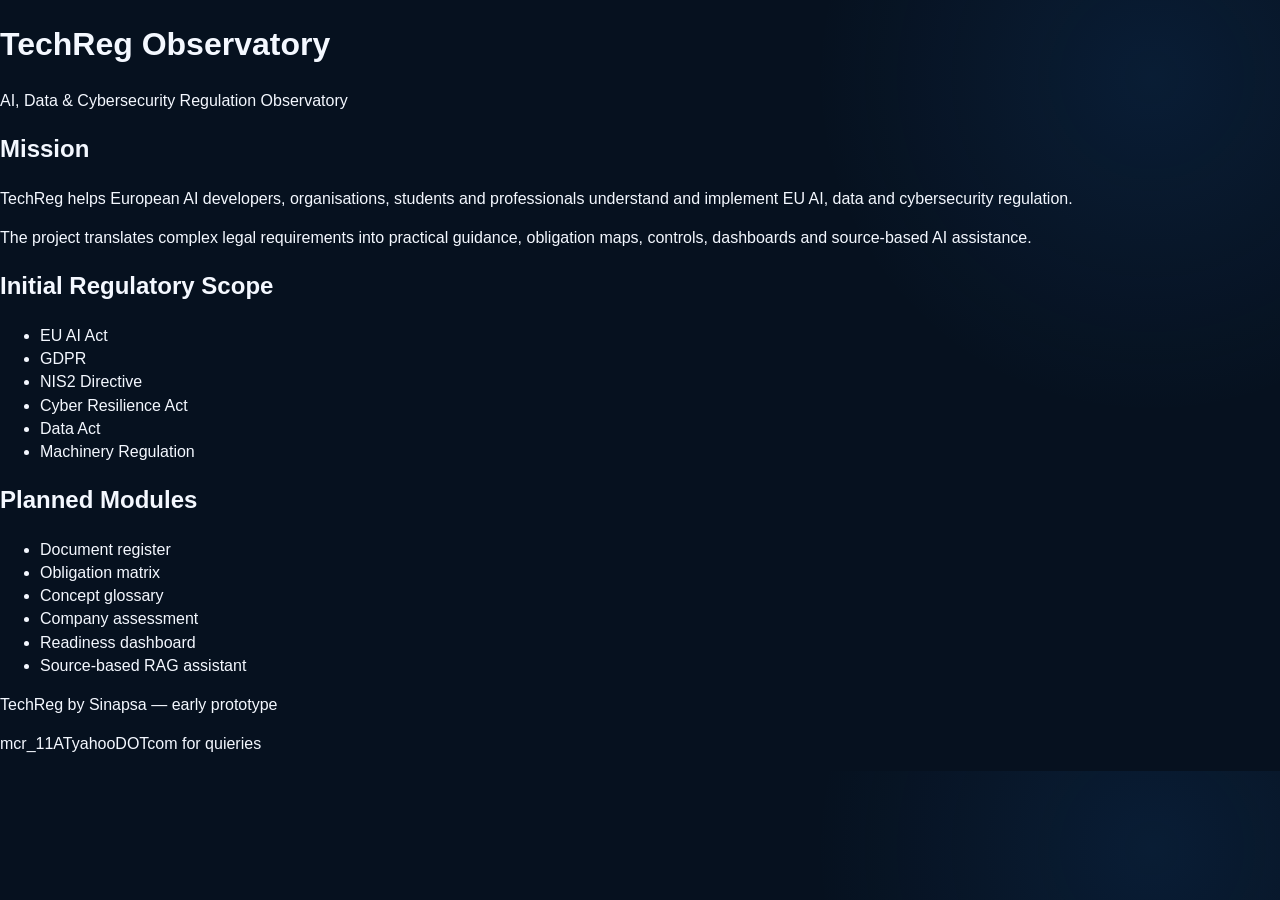
<file: index.HTML>
<!DOCTYPE html>
<html lang="en">
<head>
  <meta charset="UTF-8">
  <title>TechReg Observatory</title>
  <link rel="stylesheet" href="style.css">
</head>
<body>
  <header>
    <h1>TechReg Observatory</h1>
    <p>AI, Data & Cybersecurity Regulation Observatory</p>
  </header>

  <main>
    <section>
      <h2>Mission</h2>
      <p>
        TechReg helps European AI developers, organisations, students and professionals
        understand and implement EU AI, data and cybersecurity regulation.
      </p>
      <p>
        The project translates complex legal requirements into practical guidance,
        obligation maps, controls, dashboards and source-based AI assistance.
      </p>
    </section>

    <section>
      <h2>Initial Regulatory Scope</h2>
      <ul>
        <li>EU AI Act</li>
        <li>GDPR</li>
        <li>NIS2 Directive</li>
        <li>Cyber Resilience Act</li>
        <li>Data Act</li>
        <li>Machinery Regulation</li>
      </ul>
    </section>

    <section>
      <h2>Planned Modules</h2>
      <ul>
        <li>Document register</li>
        <li>Obligation matrix</li>
        <li>Concept glossary</li>
        <li>Company assessment</li>
        <li>Readiness dashboard</li>
        <li>Source-based RAG assistant</li>
      </ul>
    </section>
  </main>

  <footer>
    <p>TechReg by Sinapsa — early prototype</p>
    <p>mcr_11ATyahooDOTcom for quieries</p>
  </footer>
</body>
</html>
</file>
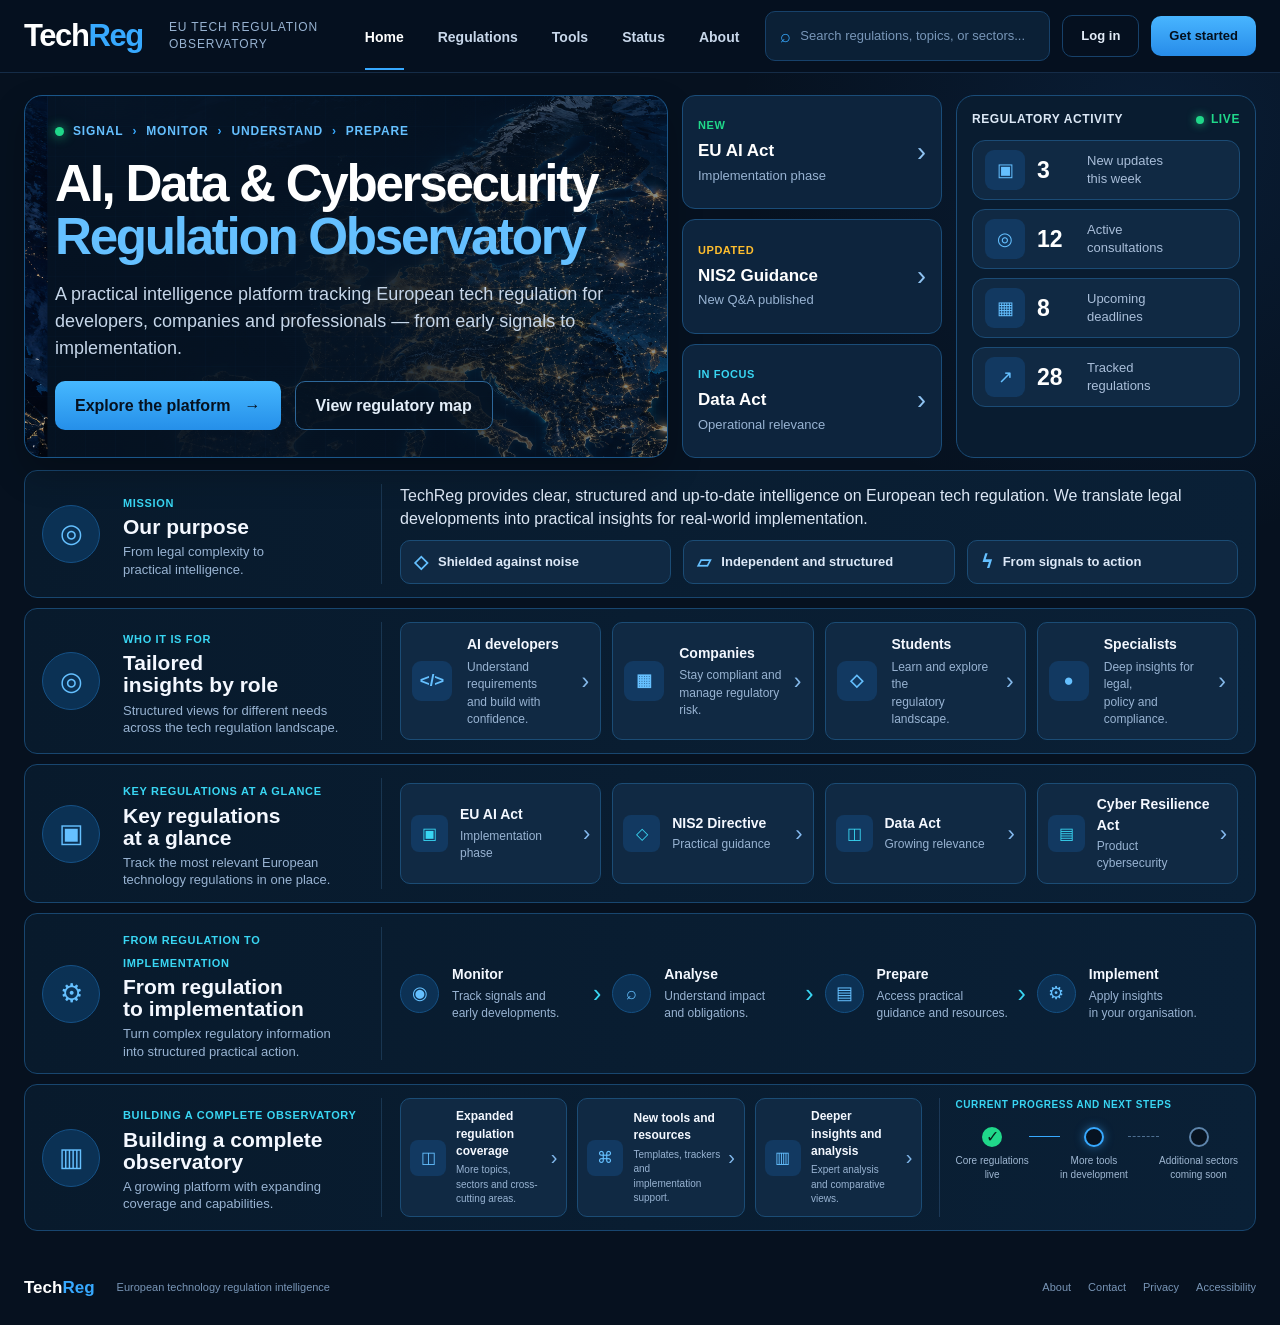
<file: index.html>
<!DOCTYPE html>
<html lang="en">
<head>
  <meta charset="UTF-8">
  <meta name="viewport" content="width=device-width, initial-scale=1.0">

  <title>TechReg — European Tech Regulation Observatory</title>

  <meta
    name="description"
    content="TechReg is a practical regulatory intelligence platform for European AI, data and cybersecurity regulation."
  >

  <link rel="stylesheet" href="style.css">
</head>

<body>

  <!-- =========================================================
       HEADER
       ========================================================= -->

  <header class="site-header">

    <nav class="top-nav">

      <a href="#" class="brand">
        <span class="brand-tech">Tech</span><span class="brand-reg">Reg</span>
      </a>

      <span class="brand-subtitle">
        EU Tech Regulation Observatory
      </span>

      <div class="nav-links">
        <a href="#" class="active">Home</a>
        <a href="#regulations">Regulations</a>
        <a href="#workflow">Tools</a>
        <a href="#status">Status</a>
        <a href="#mission">About</a>
      </div>

      <div class="nav-actions">

        <div class="search-placeholder">
          <span class="search-icon">⌕</span>
          <span>Search regulations, topics, or sectors...</span>
        </div>

        <a class="nav-button secondary-button" href="#status">
          Log in
        </a>

        <a class="nav-button primary-button" href="#regulations">
          Get started
        </a>

      </div>

    </nav>

  </header>


  <!-- =========================================================
       HERO
       ========================================================= -->

  <section class="hero">

    <div class="hero-grid">

      <!-- Main hero -->

      <div class="hero-main">

        <div class="hero-content">

          <div class="signal-line">
            <span class="signal-dot"></span>
            <span>SIGNAL</span>
            <span class="signal-arrow">›</span>
            <span>MONITOR</span>
            <span class="signal-arrow">›</span>
            <span>UNDERSTAND</span>
            <span class="signal-arrow">›</span>
            <span>PREPARE</span>
          </div>

          <h1>
            AI, Data &amp; Cybersecurity
            <span>Regulation Observatory</span>
          </h1>

          <p class="hero-description">
            A practical intelligence platform tracking European tech regulation
            for developers, companies and professionals — from early signals to
            implementation.
          </p>

          <div class="hero-buttons">

            <a href="#regulations" class="hero-button hero-button-primary">
              Explore the platform
              <span>→</span>
            </a>

            <a href="#workflow" class="hero-button hero-button-secondary">
              View regulatory map
            </a>

          </div>

        </div>

      </div>


      <!-- Featured regulations -->

      <aside class="featured-panel">

        <article class="featured-card featured-new">

          <div class="featured-content">
            <span class="featured-label">New</span>
            <strong>EU AI Act</strong>
            <small>Implementation phase</small>
          </div>

          <span class="card-arrow">›</span>

        </article>


        <article class="featured-card featured-updated">

          <div class="featured-content">
            <span class="featured-label">Updated</span>
            <strong>NIS2 Guidance</strong>
            <small>New Q&amp;A published</small>
          </div>

          <span class="card-arrow">›</span>

        </article>


        <article class="featured-card featured-focus">

          <div class="featured-content">
            <span class="featured-label">In focus</span>
            <strong>Data Act</strong>
            <small>Operational relevance</small>
          </div>

          <span class="card-arrow">›</span>

        </article>

      </aside>


      <!-- Regulatory activity -->

      <aside class="activity-panel">

        <div class="activity-header">

          <span>Regulatory activity</span>

          <span class="live-indicator">
            <span class="live-dot"></span>
            Live
          </span>

        </div>


        <div class="activity-card">

          <div class="activity-icon">▣</div>

          <strong>3</strong>

          <span>
            New updates<br>
            this week
          </span>

        </div>


        <div class="activity-card">

          <div class="activity-icon">◎</div>

          <strong>12</strong>

          <span>
            Active<br>
            consultations
          </span>

        </div>


        <div class="activity-card">

          <div class="activity-icon">▦</div>

          <strong>8</strong>

          <span>
            Upcoming<br>
            deadlines
          </span>

        </div>


        <div class="activity-card">

          <div class="activity-icon">↗</div>

          <strong>28</strong>

          <span>
            Tracked<br>
            regulations
          </span>

        </div>

      </aside>

    </div>

  </section>


  <!-- =========================================================
       MAIN CONTROL ROOM
       ========================================================= -->

  <main class="control-room">


    <!-- Mission -->

    <section id="mission" class="control-row mission-row">

      <div class="row-identity">

        <div class="row-icon">
          ◎
        </div>

        <div class="row-heading">

          <span class="row-kicker">
            Mission
          </span>

          <h2>
            Our purpose
          </h2>

          <p>
            From legal complexity to<br>
            practical intelligence.
          </p>

        </div>

      </div>


      <div class="row-content mission-content">

        <p class="mission-statement">
          TechReg provides clear, structured and up-to-date intelligence on
          European tech regulation. We translate legal developments into
          practical insights for real-world implementation.
        </p>


        <div class="mission-principles">

          <div class="principle">
            <span class="principle-icon">◇</span>
            <span>Shielded against noise</span>
          </div>

          <div class="principle">
            <span class="principle-icon">▱</span>
            <span>Independent and structured</span>
          </div>

          <div class="principle">
            <span class="principle-icon">ϟ</span>
            <span>From signals to action</span>
          </div>

        </div>

      </div>

    </section>


    <!-- Audience -->

    <section class="control-row audience-row">

      <div class="row-identity">

        <div class="row-icon">
          ◎
        </div>

        <div class="row-heading">

          <span class="row-kicker">
            Who it is for
          </span>

          <h2>
            Tailored<br>
            insights by role
          </h2>

          <p>
            Structured views for different needs<br>
            across the tech regulation landscape.
          </p>

        </div>

      </div>


      <div class="row-content">

        <div class="role-grid">

          <article class="role-card">

            <div class="role-icon">&lt;/&gt;</div>

            <div>
              <h3>AI developers</h3>
              <p>
                Understand requirements<br>
                and build with confidence.
              </p>
            </div>

            <span class="role-arrow">›</span>

          </article>


          <article class="role-card">

            <div class="role-icon">▦</div>

            <div>
              <h3>Companies</h3>
              <p>
                Stay compliant and<br>
                manage regulatory risk.
              </p>
            </div>

            <span class="role-arrow">›</span>

          </article>


          <article class="role-card">

            <div class="role-icon">◇</div>

            <div>
              <h3>Students</h3>
              <p>
                Learn and explore the<br>
                regulatory landscape.
              </p>
            </div>

            <span class="role-arrow">›</span>

          </article>


          <article class="role-card">

            <div class="role-icon">●</div>

            <div>
              <h3>Specialists</h3>
              <p>
                Deep insights for legal,<br>
                policy and compliance.
              </p>
            </div>

            <span class="role-arrow">›</span>

          </article>

        </div>

      </div>

    </section>


    <!-- Regulations -->

    <section id="regulations" class="control-row regulations-row">

      <div class="row-identity">

        <div class="row-icon">
          ▣
        </div>

        <div class="row-heading">

          <span class="row-kicker">
            Key regulations at a glance
          </span>

          <h2>
            Key regulations<br>
            at a glance
          </h2>

          <p>
            Track the most relevant European<br>
            technology regulations in one place.
          </p>

        </div>

      </div>


      <div class="row-content">

        <div class="regulation-grid">

          <article class="regulation-card">

            <div class="regulation-icon">
              ▣
            </div>

            <div>
              <h3>EU AI Act</h3>
              <p>Implementation phase</p>
            </div>

            <span class="regulation-arrow">›</span>

          </article>


          <article class="regulation-card">

            <div class="regulation-icon">
              ◇
            </div>

            <div>
              <h3>NIS2 Directive</h3>
              <p>Practical guidance</p>
            </div>

            <span class="regulation-arrow">›</span>

          </article>


          <article class="regulation-card">

            <div class="regulation-icon">
              ◫
            </div>

            <div>
              <h3>Data Act</h3>
              <p>Growing relevance</p>
            </div>

            <span class="regulation-arrow">›</span>

          </article>


          <article class="regulation-card">

            <div class="regulation-icon">
              ▤
            </div>

            <div>
              <h3>Cyber Resilience Act</h3>
              <p>Product cybersecurity</p>
            </div>

            <span class="regulation-arrow">›</span>

          </article>

        </div>

      </div>

    </section>


    <!-- Workflow -->

    <section id="workflow" class="control-row workflow-row">

      <div class="row-identity">

        <div class="row-icon">
          ⚙
        </div>

        <div class="row-heading">

          <span class="row-kicker">
            From regulation to implementation
          </span>

          <h2>
            From regulation<br>
            to implementation
          </h2>

          <p>
            Turn complex regulatory information<br>
            into structured practical action.
          </p>

        </div>

      </div>


      <div class="row-content">

        <div class="workflow-grid">

          <article class="workflow-card">

            <div class="workflow-icon">◉</div>

            <div>
              <h3>Monitor</h3>
              <p>
                Track signals and<br>
                early developments.
              </p>
            </div>

            <span class="workflow-arrow">›</span>

          </article>


          <article class="workflow-card">

            <div class="workflow-icon">⌕</div>

            <div>
              <h3>Analyse</h3>
              <p>
                Understand impact<br>
                and obligations.
              </p>
            </div>

            <span class="workflow-arrow">›</span>

          </article>


          <article class="workflow-card">

            <div class="workflow-icon">▤</div>

            <div>
              <h3>Prepare</h3>
              <p>
                Access practical<br>
                guidance and resources.
              </p>
            </div>

            <span class="workflow-arrow">›</span>

          </article>


          <article class="workflow-card">

            <div class="workflow-icon">⚙</div>

            <div>
              <h3>Implement</h3>
              <p>
                Apply insights<br>
                in your organisation.
              </p>
            </div>

          </article>

        </div>

      </div>

    </section>


    <!-- Observatory/status -->

    <section id="status" class="control-row status-row">

      <div class="row-identity">

        <div class="row-icon">
          ▥
        </div>

        <div class="row-heading">

          <span class="row-kicker">
            Building a complete observatory
          </span>

          <h2>
            Building a complete<br>
            observatory
          </h2>

          <p>
            A growing platform with expanding<br>
            coverage and capabilities.
          </p>

        </div>

      </div>


      <div class="row-content status-content">

        <div class="status-tools">

          <article class="status-card">

            <div class="status-icon">◫</div>

            <div>
              <h3>Expanded regulation coverage</h3>
              <p>
                More topics, sectors and cross-cutting areas.
              </p>
            </div>

            <span>›</span>

          </article>


          <article class="status-card">

            <div class="status-icon">⌘</div>

            <div>
              <h3>New tools and resources</h3>
              <p>
                Templates, trackers and implementation support.
              </p>
            </div>

            <span>›</span>

          </article>


          <article class="status-card">

            <div class="status-icon">▥</div>

            <div>
              <h3>Deeper insights and analysis</h3>
              <p>
                Expert analysis and comparative views.
              </p>
            </div>

            <span>›</span>

          </article>

        </div>


        <div class="progress-panel">

          <span class="progress-title">
            Current progress and next steps
          </span>

          <div class="progress-line">

            <div class="progress-stage completed">
              <span class="progress-dot">✓</span>
              <small>
                Core regulations<br>
                live
              </small>
            </div>

            <div class="progress-connector"></div>

            <div class="progress-stage current">
              <span class="progress-dot"></span>
              <small>
                More tools<br>
                in development
              </small>
            </div>

            <div class="progress-connector future"></div>

            <div class="progress-stage future">
              <span class="progress-dot"></span>
              <small>
                Additional sectors<br>
                coming soon
              </small>
            </div>

          </div>

        </div>

      </div>

    </section>

  </main>


  <!-- =========================================================
       FOOTER
       ========================================================= -->

  <footer class="site-footer">

    <div class="footer-brand">
      <span class="brand-tech">Tech</span><span class="brand-reg">Reg</span>
    </div>

    <div>
      European technology regulation intelligence
    </div>

    <div class="footer-links">
      <a href="#mission">About</a>
      <a href="#">Contact</a>
      <a href="#">Privacy</a>
      <a href="#">Accessibility</a>
    </div>

  </footer>

</body>
</html>
</file>
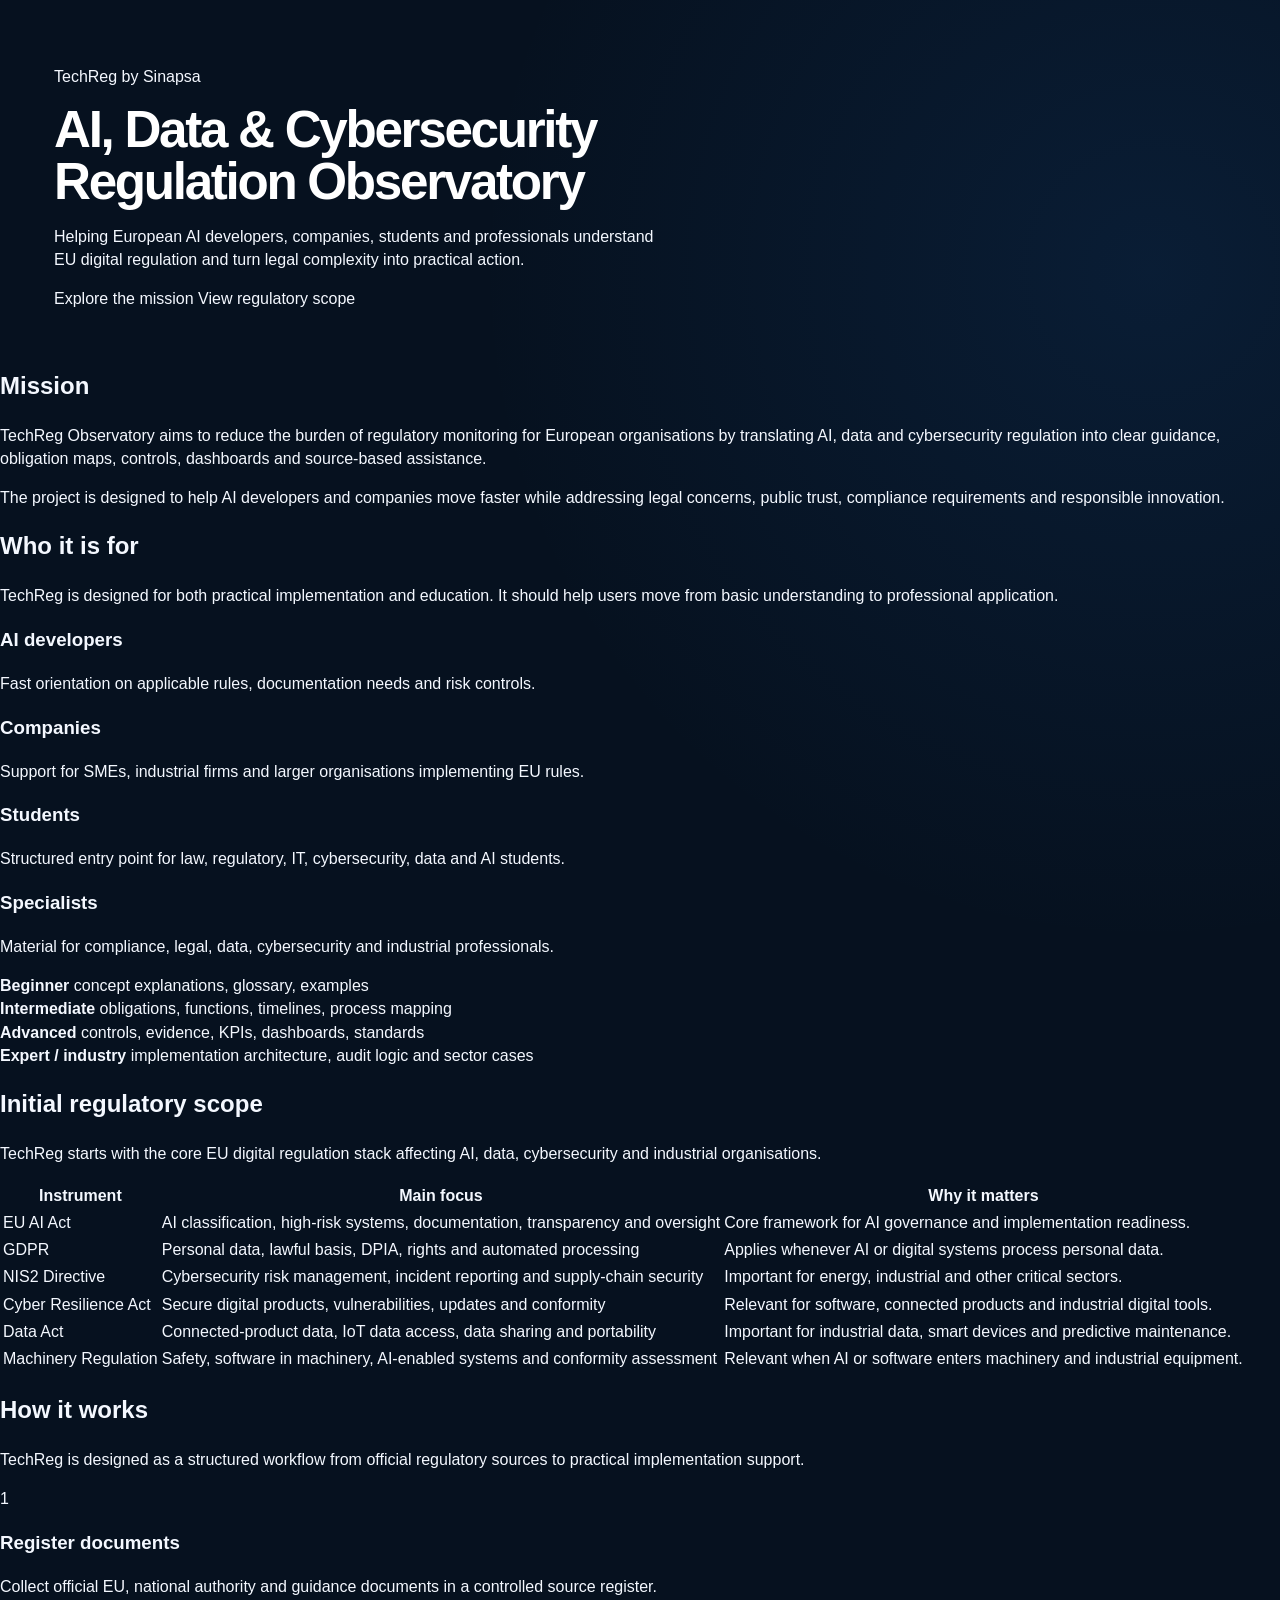
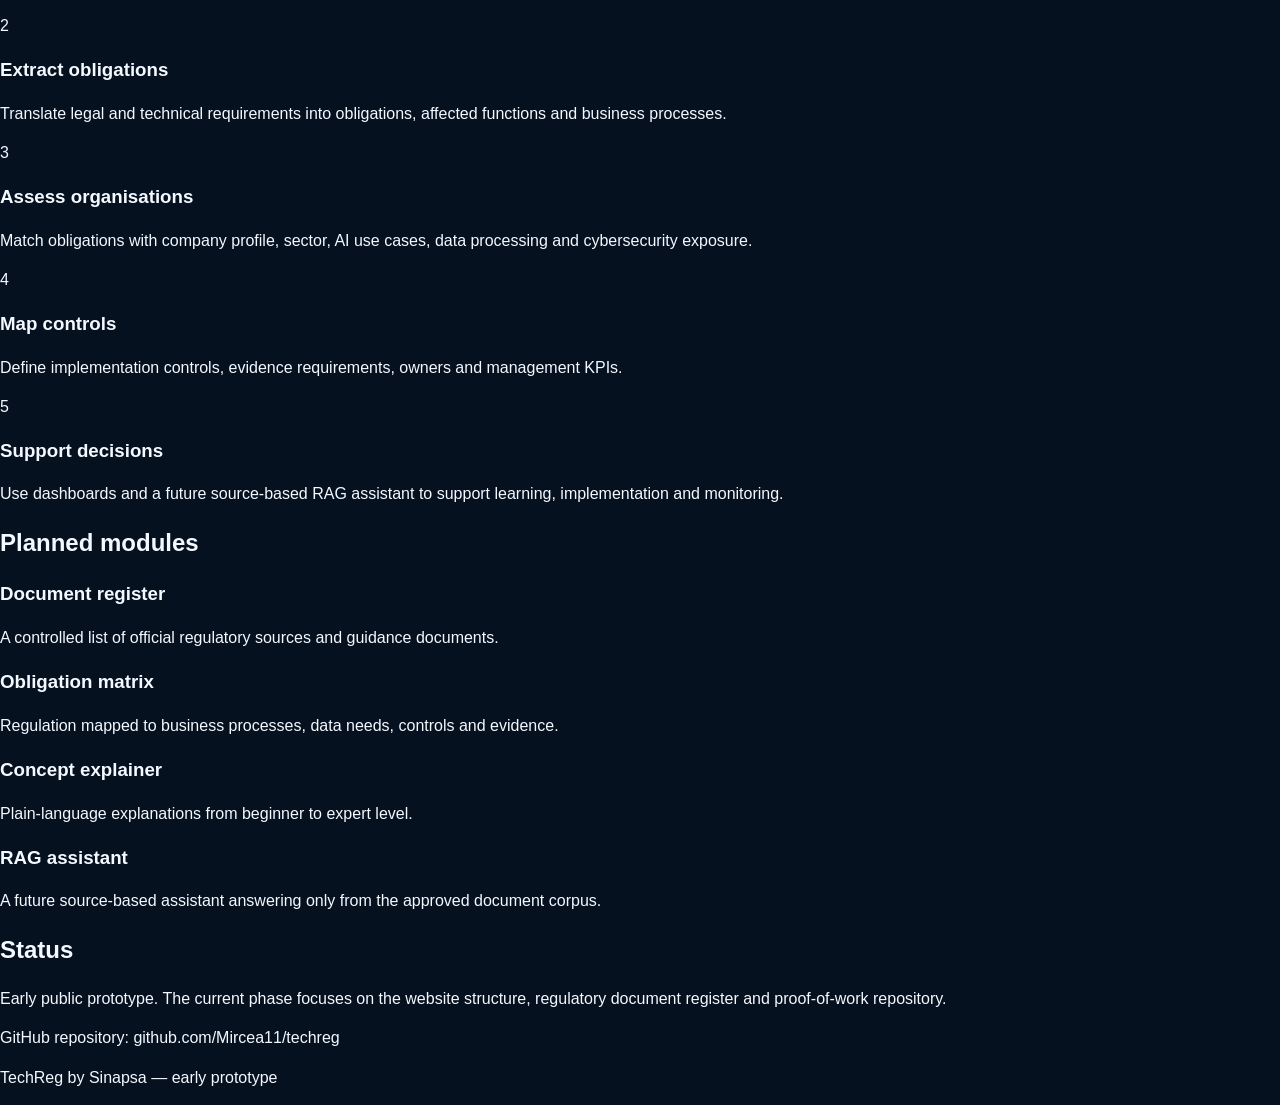
<file: Initial-index.html>
<!DOCTYPE html>
<html lang="en">
<head>
  <meta charset="UTF-8">
  <meta name="viewport" content="width=device-width, initial-scale=1.0">
  <title>TechReg Observatory</title>
  <link rel="stylesheet" href="style.css">
</head>
<body>

  <header class="hero">
    <div class="hero-content">
      <p class="eyebrow">TechReg by Sinapsa</p>
      <h1>AI, Data & Cybersecurity Regulation Observatory</h1>
      <p class="subtitle">
        Helping European AI developers, companies, students and professionals understand
        EU digital regulation and turn legal complexity into practical action.
      </p>
      <div class="hero-actions">
        <a href="#mission" class="button primary">Explore the mission</a>
        <a href="#scope" class="button secondary">View regulatory scope</a>
      </div>
    </div>
  </header>

  <main>

    <section id="mission" class="section">
      <h2>Mission</h2>
      <p>
        TechReg Observatory aims to reduce the burden of regulatory monitoring for European
        organisations by translating AI, data and cybersecurity regulation into clear guidance,
        obligation maps, controls, dashboards and source-based assistance.
      </p>
      <p>
        The project is designed to help AI developers and companies move faster while addressing
        legal concerns, public trust, compliance requirements and responsible innovation.
      </p>
    </section>

<section class="section">
  <h2>Who it is for</h2>
  <p>
    TechReg is designed for both practical implementation and education.
    It should help users move from basic understanding to professional application.
  </p>

  <div class="grid">
    <article class="card">
      <h3>AI developers</h3>
      <p>Fast orientation on applicable rules, documentation needs and risk controls.</p>
    </article>
    <article class="card">
      <h3>Companies</h3>
      <p>Support for SMEs, industrial firms and larger organisations implementing EU rules.</p>
    </article>
    <article class="card">
      <h3>Students</h3>
      <p>Structured entry point for law, regulatory, IT, cybersecurity, data and AI students.</p>
    </article>
    <article class="card">
      <h3>Specialists</h3>
      <p>Material for compliance, legal, data, cybersecurity and industrial professionals.</p>
    </article>
  </div>

  <div class="level-list">
    <div>
      <strong>Beginner</strong>
      <span>concept explanations, glossary, examples</span>
    </div>
    <div>
      <strong>Intermediate</strong>
      <span>obligations, functions, timelines, process mapping</span>
    </div>
    <div>
      <strong>Advanced</strong>
      <span>controls, evidence, KPIs, dashboards, standards</span>
    </div>
    <div>
      <strong>Expert / industry</strong>
      <span>implementation architecture, audit logic and sector cases</span>
    </div>
  </div>
</section>

 <section id="scope" class="section">
  <h2>Initial regulatory scope</h2>
  <p>
    TechReg starts with the core EU digital regulation stack affecting AI,
    data, cybersecurity and industrial organisations.
  </p>

  <div class="table-wrapper">
    <table>
      <thead>
        <tr>
          <th>Instrument</th>
          <th>Main focus</th>
          <th>Why it matters</th>
        </tr>
      </thead>
      <tbody>
        <tr>
          <td>EU AI Act</td>
          <td>AI classification, high-risk systems, documentation, transparency and oversight</td>
          <td>Core framework for AI governance and implementation readiness.</td>
        </tr>
        <tr>
          <td>GDPR</td>
          <td>Personal data, lawful basis, DPIA, rights and automated processing</td>
          <td>Applies whenever AI or digital systems process personal data.</td>
        </tr>
        <tr>
          <td>NIS2 Directive</td>
          <td>Cybersecurity risk management, incident reporting and supply-chain security</td>
          <td>Important for energy, industrial and other critical sectors.</td>
        </tr>
        <tr>
          <td>Cyber Resilience Act</td>
          <td>Secure digital products, vulnerabilities, updates and conformity</td>
          <td>Relevant for software, connected products and industrial digital tools.</td>
        </tr>
        <tr>
          <td>Data Act</td>
          <td>Connected-product data, IoT data access, data sharing and portability</td>
          <td>Important for industrial data, smart devices and predictive maintenance.</td>
        </tr>
        <tr>
          <td>Machinery Regulation</td>
          <td>Safety, software in machinery, AI-enabled systems and conformity assessment</td>
          <td>Relevant when AI or software enters machinery and industrial equipment.</td>
        </tr>
      </tbody>
    </table>
  </div>
</section>

<section class="section">
  <h2>How it works</h2>
  <p>
    TechReg is designed as a structured workflow from official regulatory sources
    to practical implementation support.
  </p>

  <div class="workflow">
    <div class="workflow-step">
      <span>1</span>
      <h3>Register documents</h3>
      <p>Collect official EU, national authority and guidance documents in a controlled source register.</p>
    </div>

    <div class="workflow-step">
      <span>2</span>
      <h3>Extract obligations</h3>
      <p>Translate legal and technical requirements into obligations, affected functions and business processes.</p>
    </div>

    <div class="workflow-step">
      <span>3</span>
      <h3>Assess organisations</h3>
      <p>Match obligations with company profile, sector, AI use cases, data processing and cybersecurity exposure.</p>
    </div>

    <div class="workflow-step">
      <span>4</span>
      <h3>Map controls</h3>
      <p>Define implementation controls, evidence requirements, owners and management KPIs.</p>
    </div>

    <div class="workflow-step">
      <span>5</span>
      <h3>Support decisions</h3>
      <p>Use dashboards and a future source-based RAG assistant to support learning, implementation and monitoring.</p>
    </div>
  </div>
</section>


    <section class="section">
      <h2>Planned modules</h2>
      <div class="grid">
        <article class="card">
          <h3>Document register</h3>
          <p>A controlled list of official regulatory sources and guidance documents.</p>
        </article>
        <article class="card">
          <h3>Obligation matrix</h3>
          <p>Regulation mapped to business processes, data needs, controls and evidence.</p>
        </article>
        <article class="card">
          <h3>Concept explainer</h3>
          <p>Plain-language explanations from beginner to expert level.</p>
        </article>
        <article class="card">
          <h3>RAG assistant</h3>
          <p>A future source-based assistant answering only from the approved document corpus.</p>
        </article>
      </div>
    </section>

    <section class="section status">
      <h2>Status</h2>
      <p>
        Early public prototype. The current phase focuses on the website structure,
        regulatory document register and proof-of-work repository.
      </p>
      <p>
        GitHub repository:
        <a href="https://github.com/Mircea11/techreg">github.com/Mircea11/techreg</a>
      </p>
    </section>

  </main>

  <footer>
    <p>TechReg by Sinapsa — early prototype</p>
  </footer>

</body>
</html>
</file>
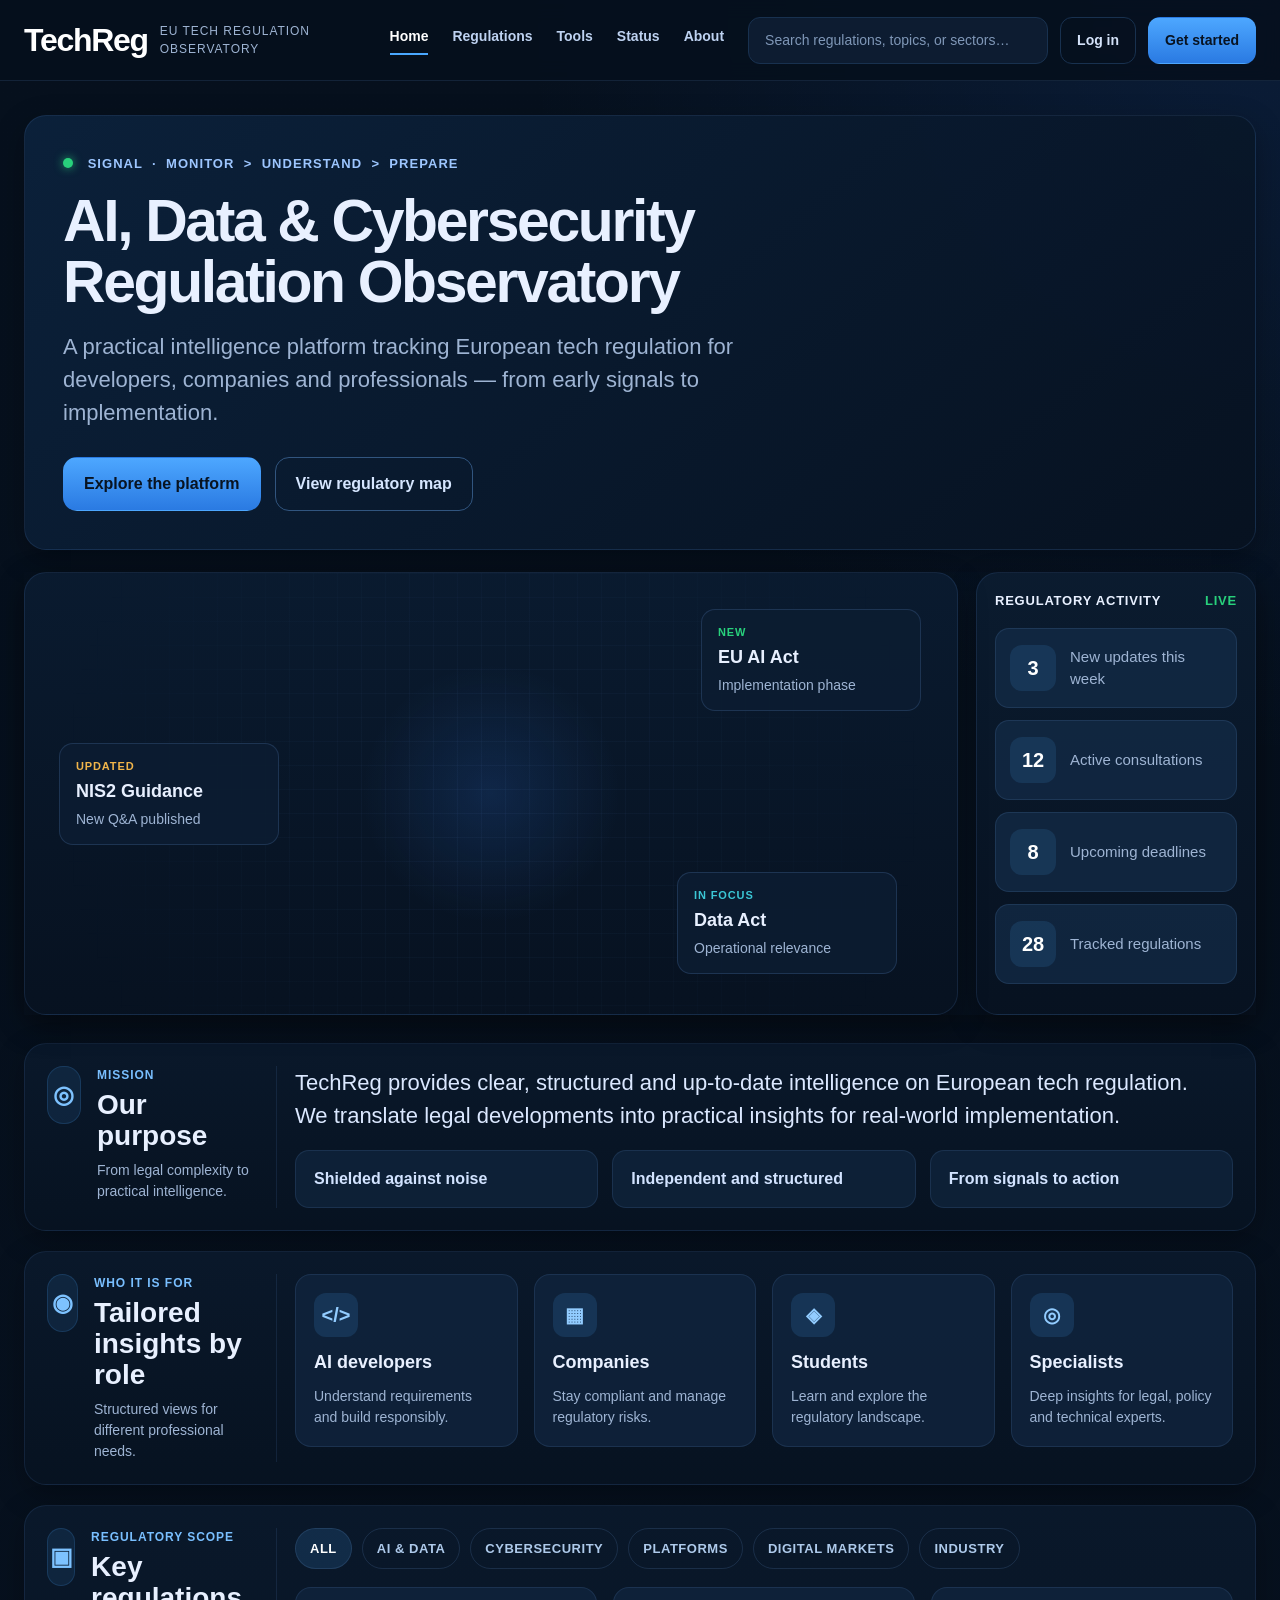
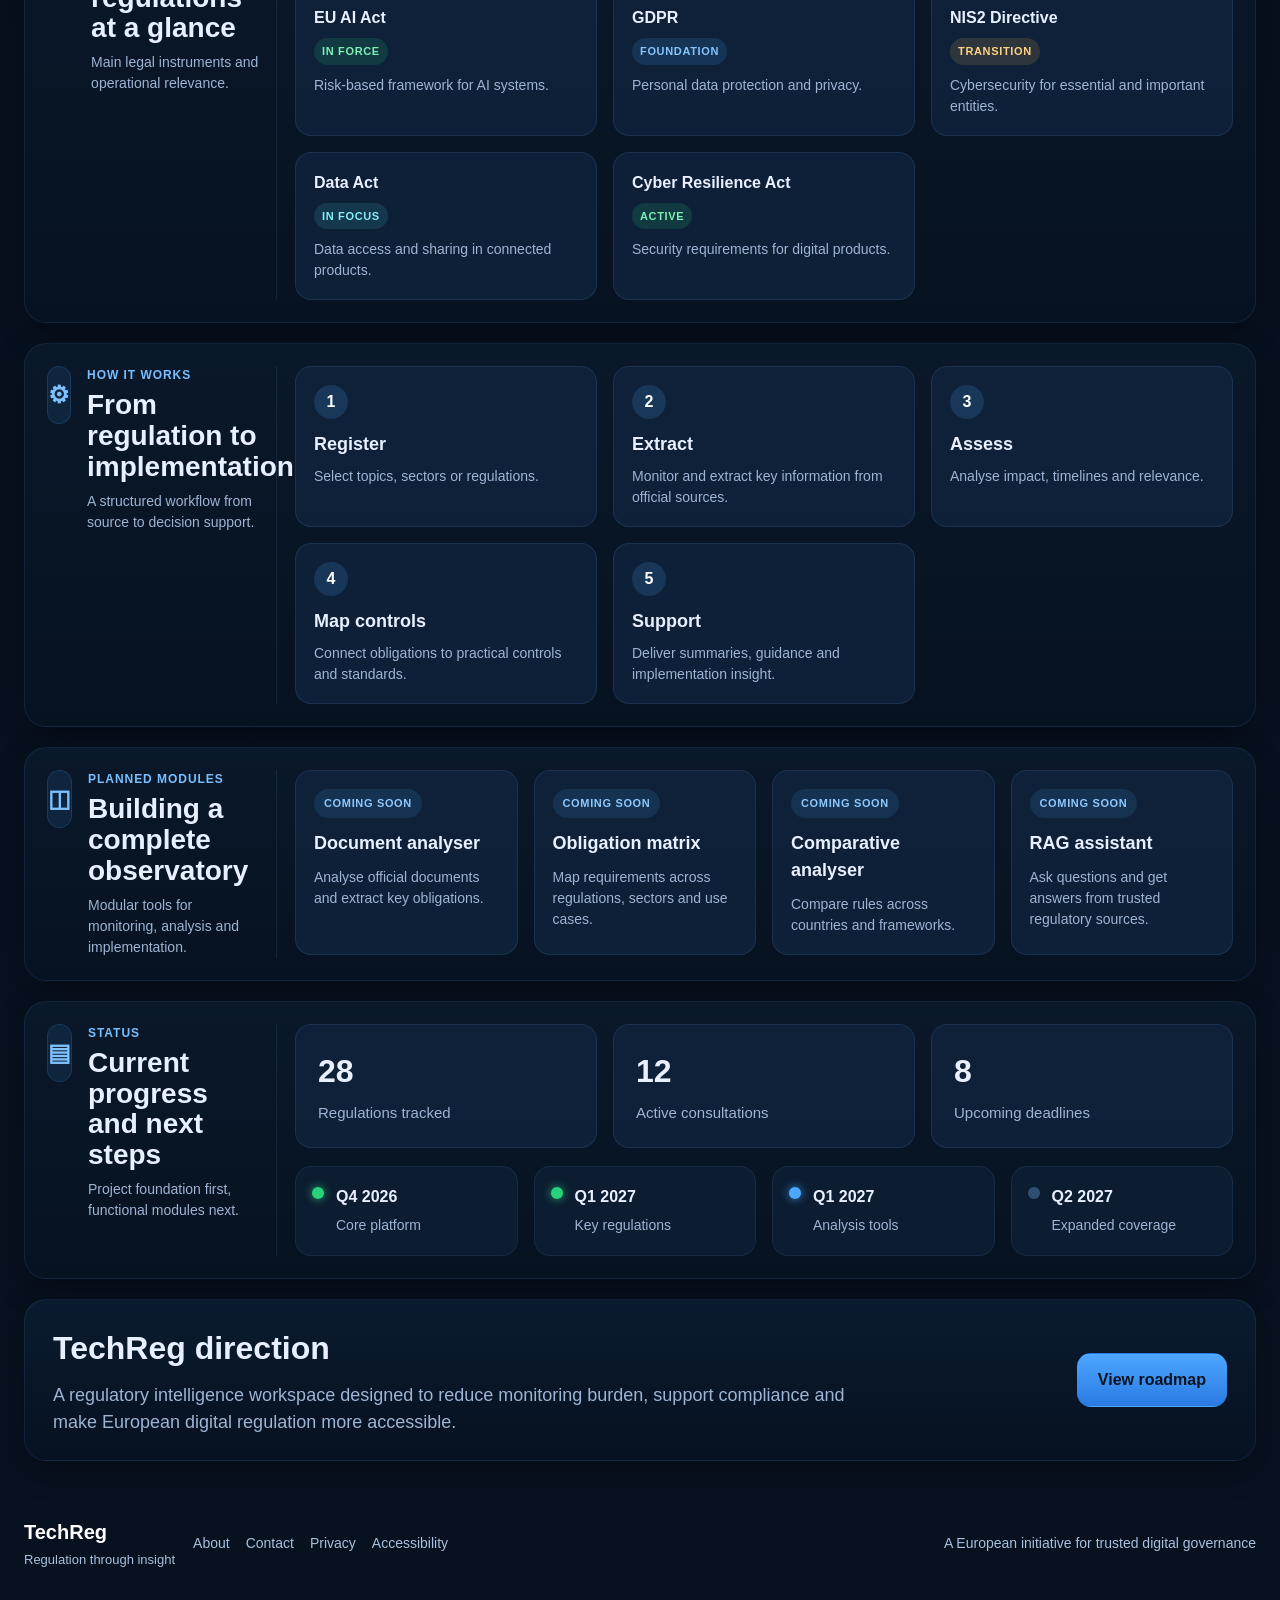
<file: Old/1stDinamic-index.html>
<!DOCTYPE html>
<html lang="en">
<head>
  <meta charset="UTF-8">
  <meta name="viewport" content="width=device-width, initial-scale=1.0">
  <title>TechReg — Regulatory Control Room</title>
  <meta name="description" content="TechReg is a regulatory intelligence workspace for AI, data and cybersecurity regulation in Europe.">
  <link rel="stylesheet" href="style.css">
</head>
<body>

  <header class="site-header">
    <nav class="nav">
      <div class="brand-wrap">
        <a href="#" class="brand">TechReg</a>
        <span class="brand-sub">EU Tech Regulation Observatory</span>
      </div>

      <div class="nav-links">
        <a href="#mission" class="active">Home</a>
        <a href="#scope">Regulations</a>
        <a href="#modules">Tools</a>
        <a href="#status">Status</a>
        <a href="#about">About</a>
      </div>

      <div class="nav-actions">
        <div class="search-box">Search regulations, topics, or sectors…</div>
        <a href="#status" class="nav-btn ghost">Log in</a>
        <a href="#modules" class="nav-btn primary">Get started</a>
      </div>
    </nav>
  </header>

  <section class="hero">
    <div class="hero-grid">
      <div class="hero-copy">
        <p class="hero-kicker"><span class="green-dot"></span> SIGNAL &nbsp;·&nbsp; MONITOR &nbsp;>&nbsp; UNDERSTAND &nbsp;>&nbsp; PREPARE</p>
        <h1>AI, Data &amp; Cybersecurity Regulation Observatory</h1>
        <p class="hero-text">
          A practical intelligence platform tracking European tech regulation
          for developers, companies and professionals — from early signals
          to implementation.
        </p>

        <div class="hero-actions">
          <a href="#scope" class="button primary">Explore the platform</a>
          <a href="#workflow" class="button secondary">View regulatory map</a>
        </div>
      </div>

      <div class="hero-side">
        <div class="hero-map-card">
          <div class="map-grid"></div>

          <div class="floating-chip chip-green">
            <span class="chip-label">NEW</span>
            <strong>EU AI Act</strong>
            <small>Implementation phase</small>
          </div>

          <div class="floating-chip chip-amber">
            <span class="chip-label">UPDATED</span>
            <strong>NIS2 Guidance</strong>
            <small>New Q&amp;A published</small>
          </div>

          <div class="floating-chip chip-blue">
            <span class="chip-label">IN FOCUS</span>
            <strong>Data Act</strong>
            <small>Operational relevance</small>
          </div>
        </div>

        <div class="activity-panel">
          <div class="panel-head">
            <span>Regulatory activity</span>
            <span class="live-dot">Live</span>
          </div>

          <div class="activity-item">
            <strong>3</strong>
            <span>New updates this week</span>
          </div>
          <div class="activity-item">
            <strong>12</strong>
            <span>Active consultations</span>
          </div>
          <div class="activity-item">
            <strong>8</strong>
            <span>Upcoming deadlines</span>
          </div>
          <div class="activity-item">
            <strong>28</strong>
            <span>Tracked regulations</span>
          </div>
        </div>
      </div>
    </div>
  </section>

  <main>

    <section id="mission" class="control-section">
      <div class="section-rail">
        <div class="section-icon">◎</div>
        <div>
          <div class="section-eyebrow">Mission</div>
          <h2>Our purpose</h2>
          <p>From legal complexity to practical intelligence.</p>
        </div>
      </div>

      <div class="section-main">
        <p class="lead">
          TechReg provides clear, structured and up-to-date intelligence on European
          tech regulation. We translate legal developments into practical insights
          for real-world implementation.
        </p>

        <div class="signal-row">
          <div class="signal-item">Shielded against noise</div>
          <div class="signal-item">Independent and structured</div>
          <div class="signal-item">From signals to action</div>
        </div>
      </div>
    </section>

    <section id="users" class="control-section">
      <div class="section-rail">
        <div class="section-icon">◉</div>
        <div>
          <div class="section-eyebrow">Who it is for</div>
          <h2>Tailored insights by role</h2>
          <p>Structured views for different professional needs.</p>
        </div>
      </div>

      <div class="section-main">
        <div class="card-grid four">
          <article class="control-card">
            <div class="card-icon">&lt;/&gt;</div>
            <h3>AI developers</h3>
            <p>Understand requirements and build responsibly.</p>
          </article>

          <article class="control-card">
            <div class="card-icon">▦</div>
            <h3>Companies</h3>
            <p>Stay compliant and manage regulatory risks.</p>
          </article>

          <article class="control-card">
            <div class="card-icon">◈</div>
            <h3>Students</h3>
            <p>Learn and explore the regulatory landscape.</p>
          </article>

          <article class="control-card">
            <div class="card-icon">◎</div>
            <h3>Specialists</h3>
            <p>Deep insights for legal, policy and technical experts.</p>
          </article>
        </div>
      </div>
    </section>

    <section id="scope" class="control-section">
      <div class="section-rail">
        <div class="section-icon">▣</div>
        <div>
          <div class="section-eyebrow">Regulatory scope</div>
          <h2>Key regulations at a glance</h2>
          <p>Main legal instruments and operational relevance.</p>
        </div>
      </div>

      <div class="section-main">
        <div class="pill-row">
          <span class="pill active">All</span>
          <span class="pill">AI &amp; data</span>
          <span class="pill">Cybersecurity</span>
          <span class="pill">Platforms</span>
          <span class="pill">Digital markets</span>
          <span class="pill">Industry</span>
        </div>

        <div class="card-grid five">
          <article class="reg-card">
            <div class="reg-top">
              <span class="reg-name">EU AI Act</span>
              <span class="tag green">In force</span>
            </div>
            <p>Risk-based framework for AI systems.</p>
          </article>

          <article class="reg-card">
            <div class="reg-top">
              <span class="reg-name">GDPR</span>
              <span class="tag blue">Foundation</span>
            </div>
            <p>Personal data protection and privacy.</p>
          </article>

          <article class="reg-card">
            <div class="reg-top">
              <span class="reg-name">NIS2 Directive</span>
              <span class="tag amber">Transition</span>
            </div>
            <p>Cybersecurity for essential and important entities.</p>
          </article>

          <article class="reg-card">
            <div class="reg-top">
              <span class="reg-name">Data Act</span>
              <span class="tag cyan">In focus</span>
            </div>
            <p>Data access and sharing in connected products.</p>
          </article>

          <article class="reg-card">
            <div class="reg-top">
              <span class="reg-name">Cyber Resilience Act</span>
              <span class="tag green">Active</span>
            </div>
            <p>Security requirements for digital products.</p>
          </article>
        </div>
      </div>
    </section>

    <section id="workflow" class="control-section">
      <div class="section-rail">
        <div class="section-icon">⚙</div>
        <div>
          <div class="section-eyebrow">How it works</div>
          <h2>From regulation to implementation</h2>
          <p>A structured workflow from source to decision support.</p>
        </div>
      </div>

      <div class="section-main">
        <div class="workflow-grid">
          <div class="workflow-step">
            <span class="step-no">1</span>
            <h3>Register</h3>
            <p>Select topics, sectors or regulations.</p>
          </div>

          <div class="workflow-step">
            <span class="step-no">2</span>
            <h3>Extract</h3>
            <p>Monitor and extract key information from official sources.</p>
          </div>

          <div class="workflow-step">
            <span class="step-no">3</span>
            <h3>Assess</h3>
            <p>Analyse impact, timelines and relevance.</p>
          </div>

          <div class="workflow-step">
            <span class="step-no">4</span>
            <h3>Map controls</h3>
            <p>Connect obligations to practical controls and standards.</p>
          </div>

          <div class="workflow-step">
            <span class="step-no">5</span>
            <h3>Support</h3>
            <p>Deliver summaries, guidance and implementation insight.</p>
          </div>
        </div>
      </div>
    </section>

    <section id="modules" class="control-section">
      <div class="section-rail">
        <div class="section-icon">◫</div>
        <div>
          <div class="section-eyebrow">Planned modules</div>
          <h2>Building a complete observatory</h2>
          <p>Modular tools for monitoring, analysis and implementation.</p>
        </div>
      </div>

      <div class="section-main">
        <div class="card-grid four">
          <article class="control-card">
            <div class="mini-tag">Coming soon</div>
            <h3>Document analyser</h3>
            <p>Analyse official documents and extract key obligations.</p>
          </article>

          <article class="control-card">
            <div class="mini-tag">Coming soon</div>
            <h3>Obligation matrix</h3>
            <p>Map requirements across regulations, sectors and use cases.</p>
          </article>

          <article class="control-card">
            <div class="mini-tag">Coming soon</div>
            <h3>Comparative analyser</h3>
            <p>Compare rules across countries and frameworks.</p>
          </article>

          <article class="control-card">
            <div class="mini-tag">Coming soon</div>
            <h3>RAG assistant</h3>
            <p>Ask questions and get answers from trusted regulatory sources.</p>
          </article>
        </div>
      </div>
    </section>

    <section id="status" class="control-section">
      <div class="section-rail">
        <div class="section-icon">▤</div>
        <div>
          <div class="section-eyebrow">Status</div>
          <h2>Current progress and next steps</h2>
          <p>Project foundation first, functional modules next.</p>
        </div>
      </div>

      <div class="section-main">
        <div class="metrics-grid">
          <div class="metric-box">
            <strong>28</strong>
            <span>Regulations tracked</span>
          </div>
          <div class="metric-box">
            <strong>12</strong>
            <span>Active consultations</span>
          </div>
          <div class="metric-box">
            <strong>8</strong>
            <span>Upcoming deadlines</span>
          </div>
        </div>

        <div class="roadmap">
          <div class="roadmap-item done">
            <span class="road-dot"></span>
            <strong>Q4 2026</strong>
            <small>Core platform</small>
          </div>
          <div class="roadmap-item done">
            <span class="road-dot"></span>
            <strong>Q1 2027</strong>
            <small>Key regulations</small>
          </div>
          <div class="roadmap-item active">
            <span class="road-dot"></span>
            <strong>Q1 2027</strong>
            <small>Analysis tools</small>
          </div>
          <div class="roadmap-item">
            <span class="road-dot"></span>
            <strong>Q2 2027</strong>
            <small>Expanded coverage</small>
          </div>
        </div>
      </div>
    </section>

    <section id="about" class="about-band">
      <div>
        <h2>TechReg direction</h2>
        <p>
          A regulatory intelligence workspace designed to reduce monitoring burden,
          support compliance and make European digital regulation more accessible.
        </p>
      </div>
      <a href="#scope" class="button primary">View roadmap</a>
    </section>

  </main>

  <footer class="site-footer">
    <div class="footer-left">
      <strong>TechReg</strong>
      <span>Regulation through insight</span>
    </div>

    <div class="footer-links">
      <a href="#">About</a>
      <a href="#">Contact</a>
      <a href="#">Privacy</a>
      <a href="#">Accessibility</a>
    </div>

    <div class="footer-right">
      <span>A European initiative for trusted digital governance</span>
    </div>
  </footer>

</body>
</html>
</file>
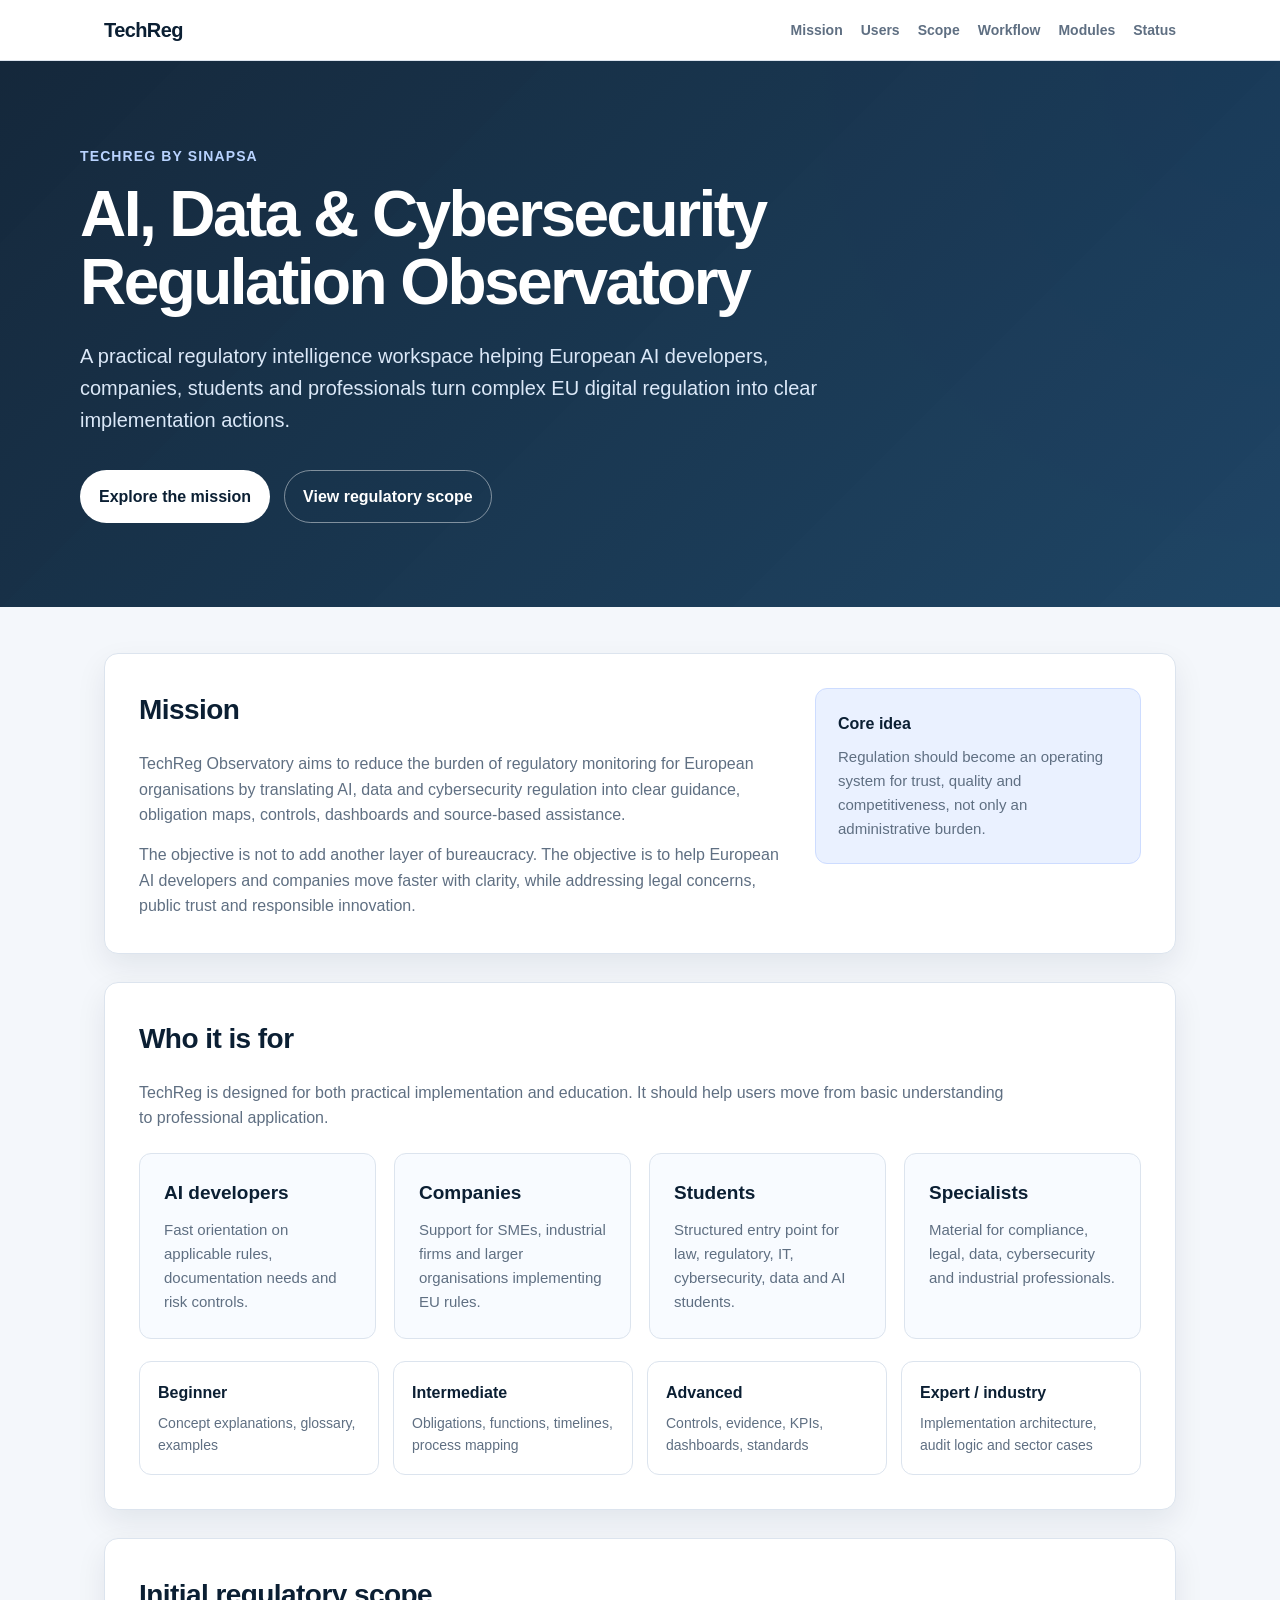
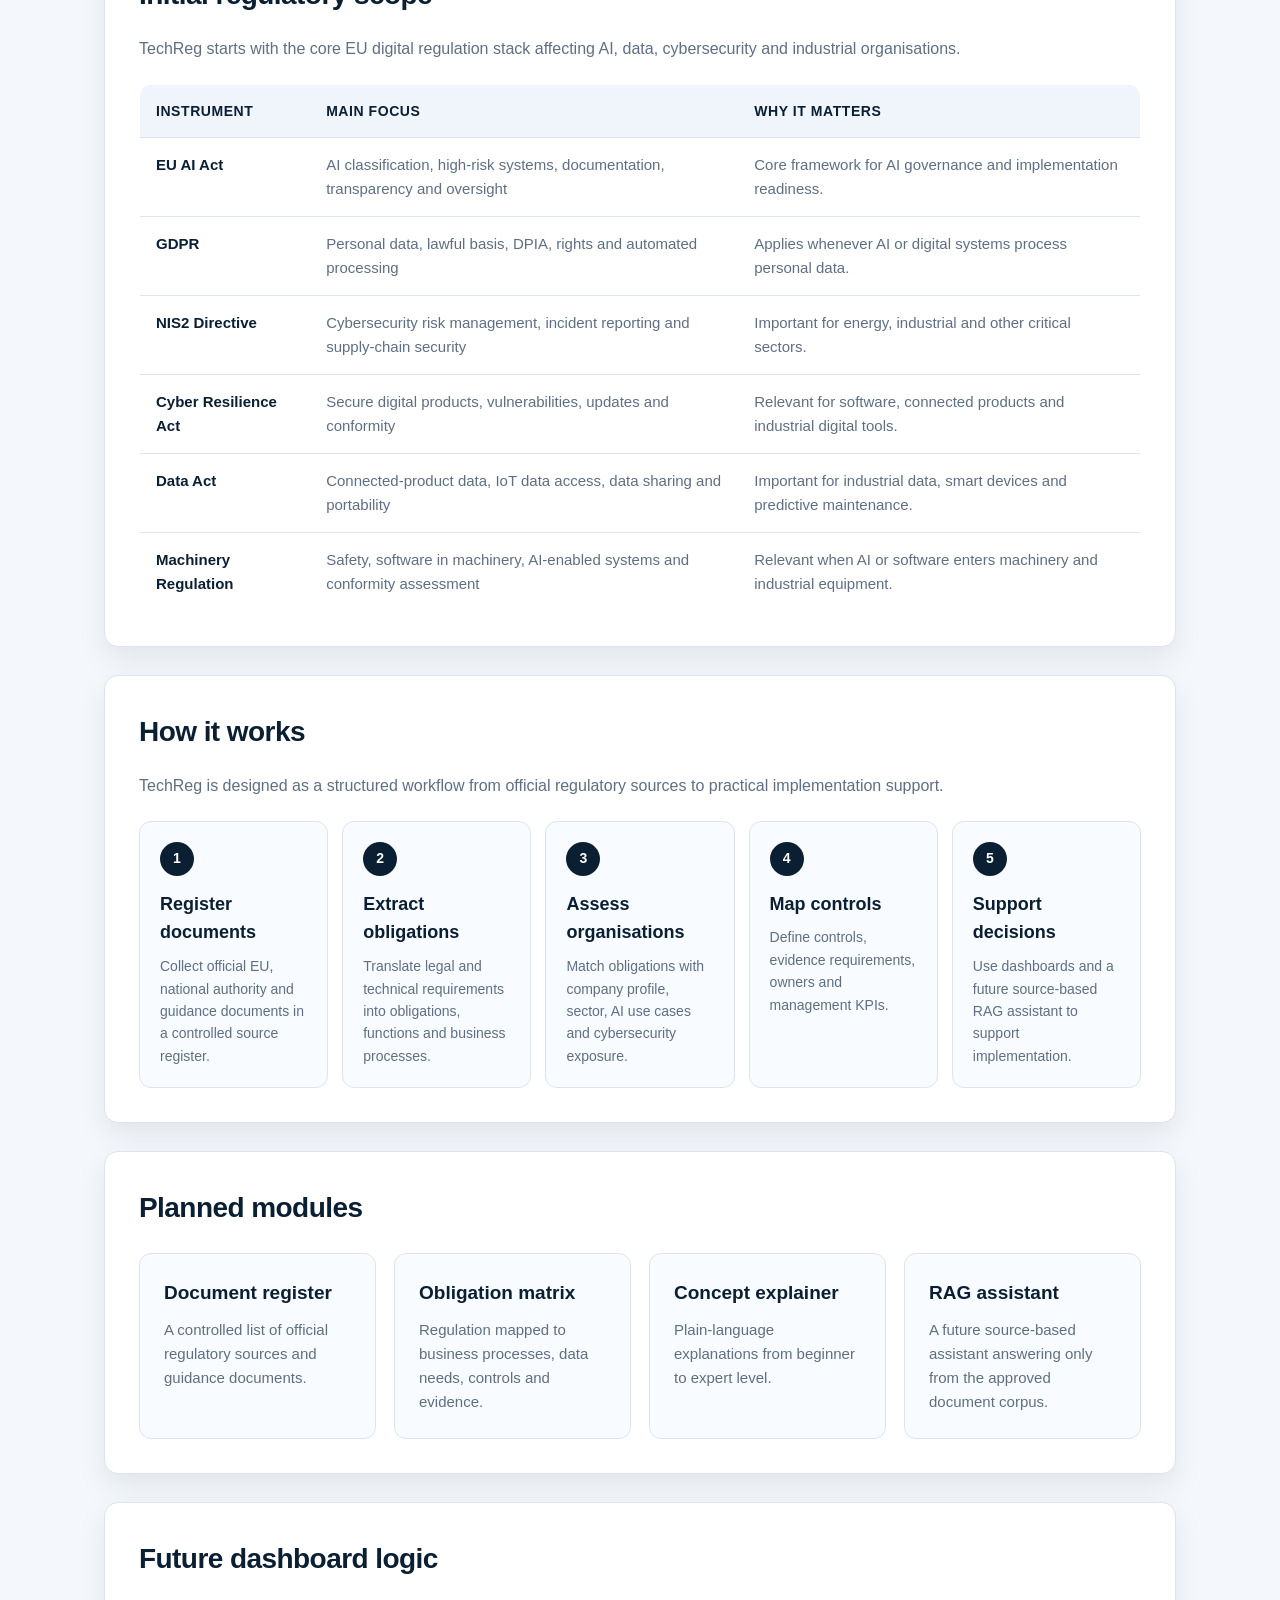
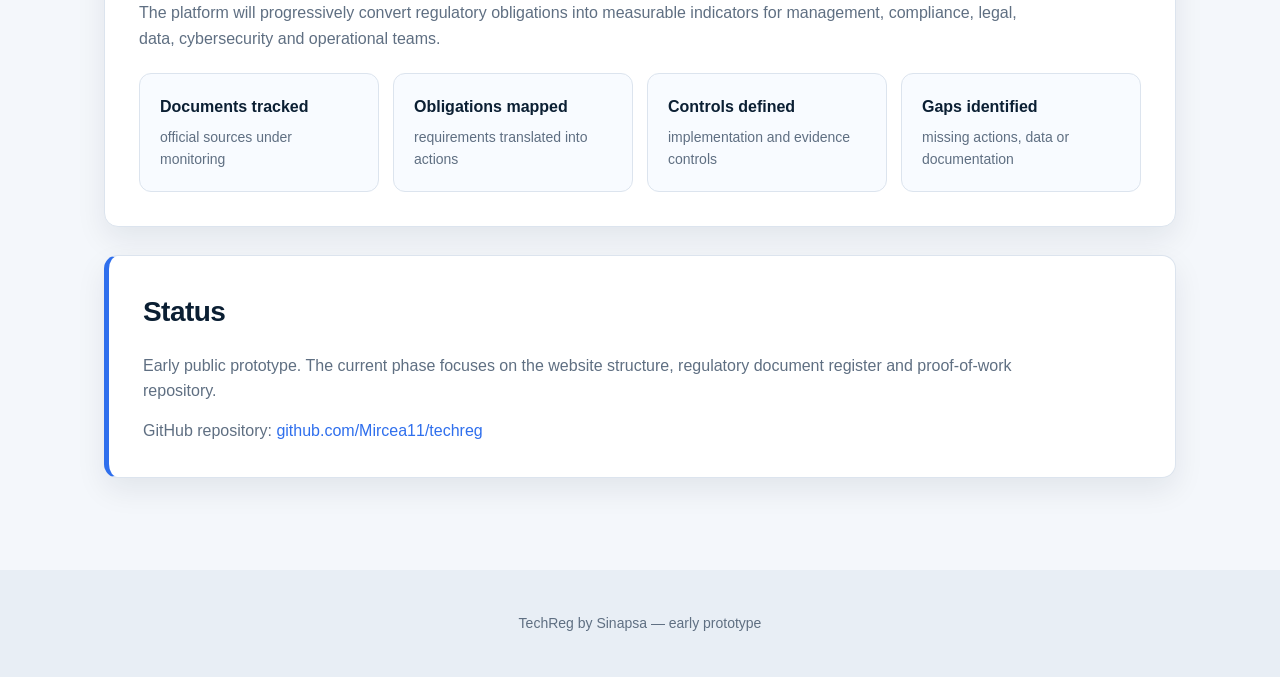
<file: Old/b4dynmaic/index_b4_contr_room.html>
<!DOCTYPE html>
<html lang="en">
<head>
  <meta charset="UTF-8">
  <meta name="viewport" content="width=device-width, initial-scale=1.0">
  <title>TechReg Observatory</title>
  <meta name="description" content="TechReg Observatory helps European AI developers, companies, students and professionals understand EU AI, data and cybersecurity regulation.">
  <link rel="stylesheet" href="style.css">
</head>
<body>

  <header class="site-header">
    <nav class="nav">
      <a href="#" class="brand">TechReg</a>
      <div class="nav-links">
        <a href="#mission">Mission</a>
        <a href="#users">Users</a>
        <a href="#scope">Scope</a>
        <a href="#workflow">Workflow</a>
        <a href="#modules">Modules</a>
        <a href="#status">Status</a>
      </div>
    </nav>
  </header>

  <section class="hero">
    <div class="hero-content">
      <p class="eyebrow">TechReg by Sinapsa</p>
      <h1>AI, Data & Cybersecurity Regulation Observatory</h1>
      <p class="subtitle">
        A practical regulatory intelligence workspace helping European AI developers,
        companies, students and professionals turn complex EU digital regulation into
        clear implementation actions.
      </p>
      <div class="hero-actions">
        <a href="#mission" class="button primary">Explore the mission</a>
        <a href="#scope" class="button secondary">View regulatory scope</a>
      </div>
    </div>
  </section>

  <main>

    <section id="mission" class="section intro-section">
      <div>
        <h2>Mission</h2>
        <p>
          TechReg Observatory aims to reduce the burden of regulatory monitoring for European
          organisations by translating AI, data and cybersecurity regulation into clear guidance,
          obligation maps, controls, dashboards and source-based assistance.
        </p>
        <p>
          The objective is not to add another layer of bureaucracy. The objective is to help
          European AI developers and companies move faster with clarity, while addressing legal
          concerns, public trust and responsible innovation.
        </p>
      </div>

      <aside class="mission-note">
        <strong>Core idea</strong>
        <p>
          Regulation should become an operating system for trust, quality and competitiveness,
          not only an administrative burden.
        </p>
      </aside>
    </section>

    <section id="users" class="section">
      <h2>Who it is for</h2>
      <p>
        TechReg is designed for both practical implementation and education. It should help users
        move from basic understanding to professional application.
      </p>

      <div class="grid">
        <article class="card">
          <h3>AI developers</h3>
          <p>Fast orientation on applicable rules, documentation needs and risk controls.</p>
        </article>
        <article class="card">
          <h3>Companies</h3>
          <p>Support for SMEs, industrial firms and larger organisations implementing EU rules.</p>
        </article>
        <article class="card">
          <h3>Students</h3>
          <p>Structured entry point for law, regulatory, IT, cybersecurity, data and AI students.</p>
        </article>
        <article class="card">
          <h3>Specialists</h3>
          <p>Material for compliance, legal, data, cybersecurity and industrial professionals.</p>
        </article>
      </div>

      <div class="level-list">
        <div>
          <strong>Beginner</strong>
          <span>Concept explanations, glossary, examples</span>
        </div>
        <div>
          <strong>Intermediate</strong>
          <span>Obligations, functions, timelines, process mapping</span>
        </div>
        <div>
          <strong>Advanced</strong>
          <span>Controls, evidence, KPIs, dashboards, standards</span>
        </div>
        <div>
          <strong>Expert / industry</strong>
          <span>Implementation architecture, audit logic and sector cases</span>
        </div>
      </div>
    </section>

    <section id="scope" class="section">
      <h2>Initial regulatory scope</h2>
      <p>
        TechReg starts with the core EU digital regulation stack affecting AI,
        data, cybersecurity and industrial organisations.
      </p>

      <div class="table-wrapper">
        <table>
          <thead>
            <tr>
              <th>Instrument</th>
              <th>Main focus</th>
              <th>Why it matters</th>
            </tr>
          </thead>
          <tbody>
            <tr>
              <td>EU AI Act</td>
              <td>AI classification, high-risk systems, documentation, transparency and oversight</td>
              <td>Core framework for AI governance and implementation readiness.</td>
            </tr>
            <tr>
              <td>GDPR</td>
              <td>Personal data, lawful basis, DPIA, rights and automated processing</td>
              <td>Applies whenever AI or digital systems process personal data.</td>
            </tr>
            <tr>
              <td>NIS2 Directive</td>
              <td>Cybersecurity risk management, incident reporting and supply-chain security</td>
              <td>Important for energy, industrial and other critical sectors.</td>
            </tr>
            <tr>
              <td>Cyber Resilience Act</td>
              <td>Secure digital products, vulnerabilities, updates and conformity</td>
              <td>Relevant for software, connected products and industrial digital tools.</td>
            </tr>
            <tr>
              <td>Data Act</td>
              <td>Connected-product data, IoT data access, data sharing and portability</td>
              <td>Important for industrial data, smart devices and predictive maintenance.</td>
            </tr>
            <tr>
              <td>Machinery Regulation</td>
              <td>Safety, software in machinery, AI-enabled systems and conformity assessment</td>
              <td>Relevant when AI or software enters machinery and industrial equipment.</td>
            </tr>
          </tbody>
        </table>
      </div>
    </section>

    <section id="workflow" class="section">
      <h2>How it works</h2>
      <p>
        TechReg is designed as a structured workflow from official regulatory sources
        to practical implementation support.
      </p>

      <div class="workflow">
        <div class="workflow-step">
          <span>1</span>
          <h3>Register documents</h3>
          <p>Collect official EU, national authority and guidance documents in a controlled source register.</p>
        </div>

        <div class="workflow-step">
          <span>2</span>
          <h3>Extract obligations</h3>
          <p>Translate legal and technical requirements into obligations, functions and business processes.</p>
        </div>

        <div class="workflow-step">
          <span>3</span>
          <h3>Assess organisations</h3>
          <p>Match obligations with company profile, sector, AI use cases and cybersecurity exposure.</p>
        </div>

        <div class="workflow-step">
          <span>4</span>
          <h3>Map controls</h3>
          <p>Define controls, evidence requirements, owners and management KPIs.</p>
        </div>

        <div class="workflow-step">
          <span>5</span>
          <h3>Support decisions</h3>
          <p>Use dashboards and a future source-based RAG assistant to support implementation.</p>
        </div>
      </div>
    </section>

    <section id="modules" class="section">
      <h2>Planned modules</h2>
      <div class="grid">
        <article class="card">
          <h3>Document register</h3>
          <p>A controlled list of official regulatory sources and guidance documents.</p>
        </article>
        <article class="card">
          <h3>Obligation matrix</h3>
          <p>Regulation mapped to business processes, data needs, controls and evidence.</p>
        </article>
        <article class="card">
          <h3>Concept explainer</h3>
          <p>Plain-language explanations from beginner to expert level.</p>
        </article>
        <article class="card">
          <h3>RAG assistant</h3>
          <p>A future source-based assistant answering only from the approved document corpus.</p>
        </article>
      </div>
    </section>

    <section class="section">
      <h2>Future dashboard logic</h2>
      <p>
        The platform will progressively convert regulatory obligations into measurable indicators
        for management, compliance, legal, data, cybersecurity and operational teams.
      </p>

      <div class="kpi-grid">
        <div><strong>Documents tracked</strong><span>official sources under monitoring</span></div>
        <div><strong>Obligations mapped</strong><span>requirements translated into actions</span></div>
        <div><strong>Controls defined</strong><span>implementation and evidence controls</span></div>
        <div><strong>Gaps identified</strong><span>missing actions, data or documentation</span></div>
      </div>
    </section>

    <section id="status" class="section status">
      <h2>Status</h2>
      <p>
        Early public prototype. The current phase focuses on the website structure,
        regulatory document register and proof-of-work repository.
      </p>
      <p>
        GitHub repository:
        <a href="https://github.com/Mircea11/techreg">github.com/Mircea11/techreg</a>
      </p>
    </section>

  </main>

  <footer>
    <p>TechReg by Sinapsa — early prototype</p>
  </footer>

</body>
</html>
</file>
<file: style.css>
/* ============================================================
   TECHREG CONTROL ROOM
   ============================================================ */

:root {

  --page-bg: #06111f;
  --header-bg: #071525;

  --panel-bg: #091a2e;
  --panel-bg-light: #0d223a;
  --card-bg: #102943;

  --border: #17416a;
  --border-soft: rgba(67, 129, 190, 0.25);

  --text: #f4f8ff;
  --muted: #98b3d2;

  --blue: #37a9ff;
  --blue-light: #65c0ff;
  --blue-dark: #1478cf;

  --green: #20d88a;
  --amber: #ffbe2e;
  --cyan: #39d6f3;

  --max-width: 1540px;

  --radius-large: 18px;
  --radius-medium: 13px;
  --radius-small: 10px;

  --shadow:
    0 16px 35px rgba(0, 0, 0, 0.23);

}


/* ============================================================
   RESET
   ============================================================ */

* {
  box-sizing: border-box;
}

html {
  scroll-behavior: smooth;
}

body {

  margin: 0;

  color: var(--text);

  font-family:
    Inter,
    Arial,
    Helvetica,
    sans-serif;

  background:
    radial-gradient(
      circle at 90% 10%,
      rgba(34, 116, 211, 0.12),
      transparent 25%
    ),
    var(--page-bg);

  line-height: 1.45;

}

a {
  color: inherit;
  text-decoration: none;
}


/* ============================================================
   HEADER
   ============================================================ */

.site-header {

  position: sticky;

  top: 0;

  z-index: 50;

  background:
    rgba(6, 17, 31, 0.97);

  border-bottom:
    1px solid var(--border-soft);

  backdrop-filter:
    blur(12px);

}


.top-nav {

  max-width: var(--max-width);

  min-height: 72px;

  margin: 0 auto;

  padding:
    0 24px;

  display: grid;

  grid-template-columns:
    auto
    auto
    1fr
    auto;

  align-items: center;

  gap: 26px;

}


.brand {

  font-size: 31px;

  font-weight: 800;

  letter-spacing: -0.045em;

}


.brand-tech {
  color: #ffffff;
}

.brand-reg {
  color: var(--blue);
}


.brand-subtitle {

  color: var(--muted);

  font-size: 12px;

  text-transform: uppercase;

  letter-spacing: 0.075em;

}


.nav-links {

  display: flex;

  justify-content: center;

  gap: 34px;

  font-size: 14px;

  font-weight: 700;

}


.nav-links a {

  padding:
    25px 0
    20px;

  color: #c8d7ea;

  border-bottom:
    2px solid transparent;

}


.nav-links a:hover,
.nav-links a.active {

  color: white;

  border-bottom-color:
    var(--blue);

}


.nav-actions {

  display: flex;

  align-items: center;

  gap: 12px;

}


.search-placeholder {

  width: 285px;

  padding:
    11px 14px;

  display: flex;

  align-items: center;

  gap: 9px;

  border:
    1px solid var(--border);

  border-radius:
    var(--radius-small);

  background:
    #0b2036;

  color:
    #7896b8;

  font-size:
    13px;

}


.search-icon {

  font-size: 18px;

  color: var(--blue);

}


.nav-button {

  padding:
    11px 18px;

  border-radius:
    var(--radius-small);

  font-size:
    13px;

  font-weight:
    700;

}


.secondary-button {

  border:
    1px solid var(--border);

  color:
    #e3ecf8;

}


.primary-button {

  color:
    #04101d;

  background:
    linear-gradient(
      180deg,
      #48b5ff,
      #278ce9
    );

}


/* ============================================================
   HERO
   ============================================================ */

.hero {

  max-width:
    var(--max-width);

  margin:
    0 auto;

  padding:
    22px
    24px
    12px;

}


.hero-grid {

  display: grid;

  grid-template-columns:
    minmax(0, 1fr)
    260px
    300px;

  gap:
    14px;

  align-items:
    stretch;

}


/* HERO MAIN */

.hero-main {

  position:
    relative;

  min-height:
    338px;

  overflow:
    hidden;

  border:
    1px solid #1a5689;

  border-radius:
    var(--radius-large);

  background:

    linear-gradient(
      90deg,
      rgba(5, 18, 33, 0.97) 0%,
      rgba(5, 18, 33, 0.92) 38%,
      rgba(5, 18, 33, 0.58) 63%,
      rgba(5, 18, 33, 0.20) 100%
    ),

    url("assets/hero-europe-night.jpg");

/* Crop and centre the Europe map around the Belgium–Moldova corridor */
background-size:
  132% auto;

background-position:
  -11% 12%;

  box-shadow:
    var(--shadow);

}


.hero-main::after {

  content: "";

  position:
    absolute;

  inset:
    0;

  pointer-events:
    none;

  opacity:
    0.16;

  background-image:

    linear-gradient(
      rgba(49, 115, 172, 0.18) 1px,
      transparent 1px
    ),

    linear-gradient(
      90deg,
      rgba(49, 115, 172, 0.18) 1px,
      transparent 1px
    );

  background-size:
    30px 30px;

}


.hero-content {

  position:
    relative;

  z-index:
    2;

  max-width:
    680px;

  padding:
    27px
    30px;

}


.signal-line {

  display:
    flex;

  flex-wrap:
    wrap;

  align-items:
    center;

  gap:
    9px;

  margin-bottom:
    18px;

  color:
    var(--blue-light);

  font-size:
    12px;

  font-weight:
    800;

  letter-spacing:
    0.07em;

}


.signal-dot {

  width:
    9px;

  height:
    9px;

  border-radius:
    50%;

  background:
    var(--green);

  box-shadow:
    0 0 12px
    rgba(32, 216, 138, 0.9);

}


.signal-arrow {
  color: var(--blue);
}


.hero h1 {

  margin:
    0;

  max-width:
    670px;

  color:
    #ffffff;

  font-size:
    clamp(41px, 4vw, 61px);

  line-height:
    1.02;

  letter-spacing:
    -0.045em;

}


.hero h1 span {

  display:
    block;

  color:
    var(--blue-light);

}


.hero-description {

  max-width:
    560px;

  margin:
    18px 0 0;

  color:
    #c6d6e9;

  font-size:
    18px;

  line-height:
    1.5;

}


.hero-buttons {

  display:
    flex;

  gap:
    14px;

  margin-top:
    19px;

}


.hero-button {

  min-width:
    190px;

  padding:
    12px
    20px;

  display:
    flex;

  align-items:
    center;

  justify-content:
    center;

  gap:
    14px;

  border-radius:
    var(--radius-small);

  font-weight:
    700;

}


.hero-button-primary {

  color:
    #06111f;

  background:
    linear-gradient(
      180deg,
      #46b8ff,
      #258fe9
    );

}


.hero-button-secondary {

  color:
    #e4eef9;

  border:
    1px solid #2d6799;

  background:
    rgba(5, 18, 33, 0.62);

}


/* FEATURED PANEL */

.featured-panel {

  display:
    grid;

  grid-template-rows:
    repeat(3, 1fr);

  gap:
    10px;

}


.featured-card {

  position:
    relative;

  padding:
    15px;

  display:
    flex;

  justify-content:
    space-between;

  align-items:
    center;

  background:
    #0d243d;

  border:
    1px solid #1a4c78;

  border-radius:
    var(--radius-medium);

}


.featured-content {

  display:
    flex;

  flex-direction:
    column;

}


.featured-label {

  margin-bottom:
    5px;

  text-transform:
    uppercase;

  font-size:
    11px;

  font-weight:
    800;

  letter-spacing:
    0.05em;

}


.featured-card strong {

  color:
    #ffffff;

  font-size:
    17px;

}


.featured-card small {

  margin-top:
    3px;

  color:
    var(--muted);

  font-size:
    13px;

}


.featured-new .featured-label {
  color: var(--green);
}

.featured-updated .featured-label {
  color: var(--amber);
}

.featured-focus .featured-label {
  color: var(--cyan);
}


.card-arrow {

  color:
    #8fc3f2;

  font-size:
    27px;

}


/* ACTIVITY */

.activity-panel {

  padding:
    15px;

  background:
    #091c30;

  border:
    1px solid #1a4c78;

  border-radius:
    var(--radius-large);

}


.activity-header {

  margin-bottom:
    12px;

  display:
    flex;

  align-items:
    center;

  justify-content:
    space-between;

  color:
    #dce8f6;

  font-size:
    12px;

  font-weight:
    800;

  text-transform:
    uppercase;

  letter-spacing:
    0.05em;

}


.live-indicator {

  display:
    flex;

  align-items:
    center;

  gap:
    7px;

  color:
    var(--green);

}


.live-dot {

  width:
    8px;

  height:
    8px;

  border-radius:
    50%;

  background:
    var(--green);

  box-shadow:
    0 0 10px
    rgba(32, 216, 138, 0.85);

}


.activity-card {

  min-height:
    59px;

  margin-bottom:
    9px;

  padding:
    9px
    12px;

  display:
    grid;

  grid-template-columns:
    42px
    40px
    1fr;

  align-items:
    center;

  gap:
    10px;

  background:
    #102943;

  border:
    1px solid #1b4b75;

  border-radius:
    var(--radius-medium);

}


.activity-card:last-child {
  margin-bottom: 0;
}


.activity-icon {

  width:
    40px;

  height:
    40px;

  display:
    flex;

  align-items:
    center;

  justify-content:
    center;

  color:
    var(--blue-light);

  background:
    #123961;

  border-radius:
    9px;

  font-size:
    18px;

}


.activity-card strong {

  font-size:
    23px;

  color:
    white;

}


.activity-card > span {

  color:
    #a9bed9;

  font-size:
    13px;

}


/* ============================================================
   CONTROL ROOM
   ============================================================ */

.control-room {

  max-width:
    var(--max-width);

  margin:
    0 auto;

  padding:
    0
    24px
    24px;

}


.control-row {

  margin-bottom:
    10px;

  padding:
    13px
    17px;

  display:
    grid;

  grid-template-columns:
    340px
    minmax(0, 1fr);

  gap:
    18px;

  border:
    1px solid #18466f;

  border-radius:
    var(--radius-medium);

  background:
    linear-gradient(
      90deg,
      #081a2c,
      #0a2036
    );

}


.row-identity {

  display:
    grid;

  grid-template-columns:
    66px
    1fr;

  gap:
    15px;

  align-items:
    center;

  padding-right:
    18px;

  border-right:
    1px solid
    rgba(76, 130, 183, 0.25);

}


.row-icon {

  width:
    58px;

  height:
    58px;

  display:
    flex;

  align-items:
    center;

  justify-content:
    center;

  color:
    var(--blue-light);

  background:
    #0b3154;

  border:
    1px solid #155186;

  border-radius:
    50%;

  font-size:
    26px;

}


.row-kicker {

  color:
    var(--cyan);

  font-size:
    11px;

  font-weight:
    800;

  text-transform:
    uppercase;

  letter-spacing:
    0.06em;

}


.row-heading h2 {

  margin:
    3px 0 5px;

  font-size:
    21px;

  line-height:
    1.05;

}


.row-heading p {

  margin:
    0;

  color:
    var(--muted);

  font-size:
    13px;

  line-height:
    1.35;

}


.row-content {

  min-width:
    0;

  display:
    flex;

  flex-direction:
    column;

  justify-content:
    center;

}


/* ============================================================
   MISSION
   ============================================================ */

.mission-statement {

  margin:
    0 0 10px;

  color:
    #dce7f5;

  font-size:
    16px;

}


.mission-principles {

  display:
    grid;

  grid-template-columns:
    repeat(3, 1fr);

  gap:
    12px;

}


.principle {

  min-height:
    41px;

  padding:
    8px
    13px;

  display:
    flex;

  align-items:
    center;

  gap:
    10px;

  color:
    #dce8f7;

  background:
    #102943;

  border:
    1px solid #1b4c75;

  border-radius:
    var(--radius-small);

  font-size:
    13px;

  font-weight:
    700;

}


.principle-icon {

  color:
    var(--blue-light);

  font-size:
    18px;

}


/* ============================================================
   ROLE CARDS
   ============================================================ */

.role-grid {

  display:
    grid;

  grid-template-columns:
    repeat(4, 1fr);

  gap:
    11px;

}


.role-card {

  min-height:
    91px;

  padding:
    11px;

  display:
    grid;

  grid-template-columns:
    45px
    1fr
    auto;

  align-items:
    center;

  gap:
    10px;

  background:
    #102943;

  border:
    1px solid #1b4c75;

  border-radius:
    var(--radius-small);

}


.role-icon {

  width:
    40px;

  height:
    40px;

  display:
    flex;

  align-items:
    center;

  justify-content:
    center;

  color:
    var(--blue-light);

  background:
    #123961;

  border-radius:
    9px;

  font-size:
    17px;

  font-weight:
    700;

}


.role-card h3 {

  margin:
    0 0 4px;

  font-size:
    14px;

}


.role-card p {

  margin:
    0;

  color:
    var(--muted);

  font-size:
    12px;

}


.role-arrow {

  color:
    #84b8e9;

  font-size:
    23px;

}


/* ============================================================
   REGULATIONS
   ============================================================ */

.regulation-grid {

  display:
    grid;

  grid-template-columns:
    repeat(4, 1fr);

  gap:
    11px;

}


.regulation-card {

  min-height:
    77px;

  padding:
    10px;

  display:
    grid;

  grid-template-columns:
    40px
    1fr
    auto;

  align-items:
    center;

  gap:
    9px;

  background:
    #102943;

  border:
    1px solid #1b4c75;

  border-radius:
    var(--radius-small);

}


.regulation-icon {

  width:
    37px;

  height:
    37px;

  display:
    flex;

  align-items:
    center;

  justify-content:
    center;

  color:
    var(--cyan);

  background:
    #123961;

  border-radius:
    8px;

}


.regulation-card h3 {

  margin:
    0 0 3px;

  font-size:
    14px;

}


.regulation-card p {

  margin:
    0;

  color:
    var(--muted);

  font-size:
    12px;

}


.regulation-arrow {

  color:
    #85baf0;

  font-size:
    22px;

}


/* ============================================================
   WORKFLOW
   ============================================================ */

.workflow-grid {

  display:
    grid;

  grid-template-columns:
    repeat(4, 1fr);

  gap:
    11px;

}


.workflow-card {

  min-height:
    76px;

  display:
    grid;

  grid-template-columns:
    43px
    1fr
    auto;

  gap:
    9px;

  align-items:
    center;

}


.workflow-icon {

  width:
    39px;

  height:
    39px;

  display:
    flex;

  align-items:
    center;

  justify-content:
    center;

  color:
    var(--blue-light);

  background:
    #0c3154;

  border:
    1px solid #155083;

  border-radius:
    50%;

  font-size:
    18px;

}


.workflow-card h3 {

  margin:
    0 0 3px;

  font-size:
    14px;

}


.workflow-card p {

  margin:
    0;

  color:
    var(--muted);

  font-size:
    12px;

}


.workflow-arrow {

  color:
    var(--cyan);

  font-size:
    25px;

}


/* ============================================================
   STATUS
   ============================================================ */

.status-content {

  display:
    grid;

  grid-template-columns:
    1.4fr
    0.8fr;

  gap:
    17px;

}


.status-tools {

  display:
    grid;

  grid-template-columns:
    repeat(3, 1fr);

  gap:
    10px;

}


.status-card {

  min-height:
    76px;

  padding:
    9px;

  display:
    grid;

  grid-template-columns:
    38px
    1fr
    auto;

  gap:
    8px;

  align-items:
    center;

  background:
    #102943;

  border:
    1px solid #1b4c75;

  border-radius:
    var(--radius-small);

}


.status-icon {

  width:
    36px;

  height:
    36px;

  display:
    flex;

  align-items:
    center;

  justify-content:
    center;

  color:
    var(--blue-light);

  background:
    #123961;

  border-radius:
    8px;

}


.status-card h3 {

  margin:
    0 0 3px;

  font-size:
    12px;

}


.status-card p {

  margin:
    0;

  color:
    var(--muted);

  font-size:
    10px;

}


.status-card > span {

  color:
    #82b9ed;

  font-size:
    20px;

}


.progress-panel {

  padding-left:
    15px;

  border-left:
    1px solid
    rgba(76, 130, 183, 0.27);

}


.progress-title {

  display:
    block;

  margin-bottom:
    14px;

  color:
    var(--cyan);

  text-transform:
    uppercase;

  font-size:
    10px;

  font-weight:
    800;

  letter-spacing:
    0.06em;

}


.progress-line {

  display:
    grid;

  grid-template-columns:
    auto
    1fr
    auto
    1fr
    auto;

  align-items:
    start;

}


.progress-stage {

  display:
    flex;

  flex-direction:
    column;

  align-items:
    center;

  text-align:
    center;

}


.progress-dot {

  width:
    20px;

  height:
    20px;

  margin-bottom:
    7px;

  display:
    flex;

  align-items:
    center;

  justify-content:
    center;

  border:
    2px solid
    #5e85ac;

  border-radius:
    50%;

  background:
    #071321;

}


.progress-stage.completed
.progress-dot {

  color:
    #06201a;

  background:
    var(--green);

  border-color:
    var(--green);

}


.progress-stage.current
.progress-dot {

  border-color:
    var(--blue);

  box-shadow:
    0 0 10px
    rgba(55, 169, 255, 0.5);

}


.progress-stage small {

  color:
    #9fb7d2;

  font-size:
    10px;

}


.progress-connector {

  height:
    1px;

  margin-top:
    9px;

  background:
    var(--blue);

}


.progress-connector.future {

  border-top:
    1px dashed
    #4d6f91;

  background:
    transparent;

}


/* ============================================================
   FOOTER
   ============================================================ */

.site-footer {

  max-width:
    var(--max-width);

  margin:
    0 auto;

  padding:
    11px
    24px
    24px;

  display:
    flex;

  align-items:
    center;

  gap:
    22px;

  color:
    #7895b6;

  font-size:
    11px;

}


.footer-brand {

  font-size:
    17px;

  font-weight:
    800;

}


.footer-links {

  margin-left:
    auto;

  display:
    flex;

  gap:
    17px;

}


/* ============================================================
   RESPONSIVE
   ============================================================ */

@media (max-width: 1250px) {

  .top-nav {

    grid-template-columns:
      auto 1fr;

  }

  .brand-subtitle {
    display: none;
  }

  .nav-links {
    order: 3;
  }

  .nav-actions {
    justify-self: end;
  }


  .hero-grid {

    grid-template-columns:
      minmax(0, 1fr)
      250px;

  }

  .activity-panel {

    grid-column:
      1 / -1;

    display:
      grid;

    grid-template-columns:
      repeat(4, 1fr);

    gap:
      10px;

  }

  .activity-header {

    grid-column:
      1 / -1;

  }

  .activity-card {
    margin: 0;
  }


  .control-row {

    grid-template-columns:
      270px
      minmax(0, 1fr);

  }


  .role-grid,
  .regulation-grid {

    grid-template-columns:
      repeat(2, 1fr);

  }


  .status-content {

    grid-template-columns:
      1fr;

  }

}


@media (max-width: 850px) {

  .top-nav {

    display:
      flex;

    flex-wrap:
      wrap;

  }


  .nav-links {

    width:
      100%;

    justify-content:
      flex-start;

  }


  .nav-actions {
    display: none;
  }


  .hero-grid {

    grid-template-columns:
      1fr;

  }


  .hero-main {

    min-height:
      390px;

  }


  .featured-panel {

    grid-template-columns:
      repeat(3, 1fr);

    grid-template-rows:
      auto;

  }


  .activity-panel {

    display:
      grid;

    grid-template-columns:
      repeat(2, 1fr);

  }


  .control-row {

    grid-template-columns:
      1fr;

  }


  .row-identity {

    border-right:
      none;

    border-bottom:
      1px solid
      rgba(76, 130, 183, 0.25);

    padding:
      0 0 11px;

  }


  .mission-principles,
  .workflow-grid,
  .status-tools {

    grid-template-columns:
      1fr 1fr;

  }

}


@media (max-width: 560px) {

  .hero {

    padding-left:
      12px;

    padding-right:
      12px;

  }


  .hero-content {

    padding:
      22px;

  }


  .hero h1 {

    font-size:
      39px;

  }


  .hero-description {

    font-size:
      16px;

  }


  .hero-buttons {

    flex-direction:
      column;

  }


  .hero-button {

    width:
      100%;

  }


  .featured-panel {

    grid-template-columns:
      1fr;

  }


  .activity-panel {

    grid-template-columns:
      1fr;

  }


  .control-room {

    padding-left:
      12px;

    padding-right:
      12px;

  }


  .role-grid,
  .regulation-grid,
  .workflow-grid,
  .mission-principles,
  .status-tools {

    grid-template-columns:
      1fr;

  }


  .progress-panel {
    display: none;
  }


  .footer-links {
    display: none;
  }

}
</file>
<file: Old/style.css>
:root {
  --bg: #07111f;
  --bg-soft: #0b1728;
  --panel: #0d1b2f;
  --panel-2: #10243d;
  --panel-3: #132b47;
  --text: #e8f0ff;
  --muted: #9eb4d3;
  --line: #18314f;
  --accent: #4aa8ff;
  --accent-2: #1b74d4;
  --green: #28d17c;
  --amber: #f1b54a;
  --cyan: #3bc7d6;
  --shadow: 0 10px 30px rgba(0, 0, 0, 0.28);
  --radius: 16px;
  --max-width: 1320px;
}

* {
  box-sizing: border-box;
}

html {
  scroll-behavior: smooth;
}

body {
  margin: 0;
  font-family: Arial, Helvetica, sans-serif;
  background:
    radial-gradient(circle at top right, rgba(43, 122, 255, 0.12), transparent 22%),
    linear-gradient(180deg, #06101d 0%, #07111f 100%);
  color: var(--text);
  line-height: 1.5;
}

a {
  color: inherit;
  text-decoration: none;
}

/* Header */

.site-header {
  position: sticky;
  top: 0;
  z-index: 20;
  background: rgba(6, 16, 29, 0.9);
  border-bottom: 1px solid rgba(86, 126, 182, 0.18);
  backdrop-filter: blur(10px);
}

.nav {
  max-width: var(--max-width);
  margin: 0 auto;
  padding: 16px 24px;
  display: grid;
  grid-template-columns: auto 1fr auto;
  align-items: center;
  gap: 24px;
}

.brand-wrap {
  display: flex;
  align-items: center;
  gap: 12px;
}

.brand {
  font-size: 32px;
  font-weight: 800;
  letter-spacing: -0.04em;
  color: #ffffff;
}

.brand-sub {
  font-size: 12px;
  text-transform: uppercase;
  letter-spacing: 0.08em;
  color: var(--muted);
}

.nav-links {
  display: flex;
  justify-content: center;
  gap: 24px;
  font-size: 14px;
  font-weight: 700;
}

.nav-links a {
  color: #bed2f1;
  padding-bottom: 6px;
}

.nav-links a.active,
.nav-links a:hover {
  color: #ffffff;
  border-bottom: 2px solid var(--accent);
}

.nav-actions {
  display: flex;
  align-items: center;
  gap: 12px;
}

.search-box {
  min-width: 300px;
  padding: 12px 16px;
  border-radius: 12px;
  border: 1px solid var(--line);
  background: rgba(15, 31, 52, 0.9);
  color: #7f97b7;
  font-size: 14px;
}

.nav-btn {
  padding: 12px 16px;
  border-radius: 12px;
  font-weight: 700;
  font-size: 14px;
  border: 1px solid var(--line);
}

.nav-btn.ghost {
  background: transparent;
  color: #d4e2f9;
}

.nav-btn.primary {
  background: linear-gradient(180deg, #4da7ff 0%, #2a7ae2 100%);
  color: #081321;
  border-color: transparent;
}

/* Hero */

.hero {
  max-width: var(--max-width);
  margin: 0 auto;
  padding: 34px 24px 20px;
}

.hero-grid {
  display: grid;
  grid-template-columns: 1.1fr 0.9fr;
  gap: 22px;
}

.hero-copy,
.hero-side,
.hero-map-card,
.activity-panel,
.control-section,
.about-band {
  box-shadow: var(--shadow);
}

.hero-copy {
  padding: 42px;
  border-radius: 22px;
  background:
    linear-gradient(140deg, rgba(11, 33, 59, 0.98), rgba(7, 18, 33, 0.98)),
    radial-gradient(circle at top right, rgba(61, 139, 255, 0.22), transparent 30%);
  border: 1px solid rgba(77, 120, 180, 0.18);
}

.hero-kicker {
  margin: 0 0 16px;
  color: #9dc6ff;
  font-size: 13px;
  letter-spacing: 0.08em;
  text-transform: uppercase;
  font-weight: 700;
}

.green-dot {
  display: inline-block;
  width: 10px;
  height: 10px;
  margin-right: 10px;
  border-radius: 50%;
  background: var(--green);
  box-shadow: 0 0 10px rgba(40, 209, 124, 0.8);
}

.hero h1 {
  max-width: 760px;
  margin: 0 0 18px;
  font-size: clamp(42px, 5.2vw, 72px);
  line-height: 1.04;
  letter-spacing: -0.04em;
}

.hero-text {
  max-width: 720px;
  margin: 0;
  color: var(--muted);
  font-size: 22px;
}

.hero-actions {
  display: flex;
  flex-wrap: wrap;
  gap: 14px;
  margin-top: 28px;
}

.button {
  display: inline-block;
  padding: 14px 20px;
  border-radius: 14px;
  font-weight: 700;
  border: 1px solid transparent;
}

.button.primary {
  background: linear-gradient(180deg, #4da7ff 0%, #2a7ae2 100%);
  color: #081321;
}

.button.secondary {
  background: transparent;
  color: #d6e6ff;
  border-color: #31557f;
}

.hero-side {
  display: grid;
  grid-template-columns: 1fr 320px;
  gap: 18px;
}

.hero-map-card {
  position: relative;
  min-height: 420px;
  padding: 20px;
  border-radius: 22px;
  background:
    radial-gradient(circle at center, rgba(55, 132, 255, 0.15), transparent 25%),
    linear-gradient(180deg, rgba(10, 27, 48, 0.98), rgba(7, 18, 33, 0.98));
  border: 1px solid rgba(77, 120, 180, 0.18);
  overflow: hidden;
}

.map-grid {
  position: absolute;
  inset: 0;
  background-image:
    linear-gradient(rgba(83, 127, 187, 0.08) 1px, transparent 1px),
    linear-gradient(90deg, rgba(83, 127, 187, 0.08) 1px, transparent 1px);
  background-size: 24px 24px;
  mask-image: radial-gradient(circle at center, black, transparent 85%);
}

.floating-chip {
  position: absolute;
  width: 220px;
  padding: 14px 16px;
  border-radius: 14px;
  background: rgba(12, 29, 49, 0.92);
  border: 1px solid rgba(86, 126, 182, 0.25);
}

.floating-chip strong,
.floating-chip small,
.chip-label {
  display: block;
}

.floating-chip strong {
  margin: 4px 0;
  font-size: 18px;
}

.floating-chip small {
  color: var(--muted);
  font-size: 14px;
}

.chip-label {
  font-size: 11px;
  font-weight: 700;
  letter-spacing: 0.08em;
  text-transform: uppercase;
}

.chip-green { top: 36px; right: 36px; }
.chip-amber { top: 170px; left: 34px; }
.chip-blue { bottom: 40px; right: 60px; }

.chip-green .chip-label { color: var(--green); }
.chip-amber .chip-label { color: var(--amber); }
.chip-blue .chip-label { color: var(--cyan); }

.activity-panel {
  padding: 18px;
  border-radius: 22px;
  background: linear-gradient(180deg, rgba(11, 28, 48, 0.98), rgba(7, 18, 33, 0.98));
  border: 1px solid rgba(77, 120, 180, 0.18);
}

.panel-head {
  display: flex;
  justify-content: space-between;
  align-items: center;
  margin-bottom: 18px;
  font-weight: 700;
  text-transform: uppercase;
  font-size: 13px;
  letter-spacing: 0.06em;
}

.live-dot {
  color: var(--green);
}

.activity-item {
  display: flex;
  align-items: center;
  gap: 14px;
  padding: 16px 14px;
  margin-bottom: 12px;
  border-radius: 14px;
  background: rgba(19, 43, 71, 0.75);
  border: 1px solid rgba(86, 126, 182, 0.2);
}

.activity-item strong {
  display: inline-flex;
  justify-content: center;
  align-items: center;
  min-width: 46px;
  height: 46px;
  border-radius: 12px;
  background: rgba(74, 168, 255, 0.12);
  color: #ffffff;
  font-size: 20px;
}

.activity-item span {
  color: var(--muted);
  font-size: 15px;
}

/* Main */

main {
  max-width: var(--max-width);
  margin: 0 auto;
  padding: 8px 24px 36px;
}

.control-section {
  display: grid;
  grid-template-columns: 320px 1fr;
  gap: 22px;
  margin-bottom: 20px;
  padding: 22px;
  border-radius: 22px;
  background: linear-gradient(180deg, rgba(10, 25, 43, 0.96), rgba(7, 19, 33, 0.96));
  border: 1px solid rgba(77, 120, 180, 0.16);
}

.section-rail {
  display: flex;
  gap: 16px;
  align-items: flex-start;
  padding-right: 16px;
  border-right: 1px solid rgba(83, 127, 187, 0.16);
}

.section-icon {
  display: inline-flex;
  width: 58px;
  height: 58px;
  align-items: center;
  justify-content: center;
  border-radius: 16px;
  background: rgba(74, 168, 255, 0.1);
  border: 1px solid rgba(74, 168, 255, 0.16);
  color: #7dc2ff;
  font-size: 24px;
  font-weight: 700;
}

.section-eyebrow {
  margin-bottom: 6px;
  font-size: 12px;
  color: #79bfff;
  font-weight: 700;
  text-transform: uppercase;
  letter-spacing: 0.08em;
}

.section-rail h2 {
  margin: 0 0 8px;
  font-size: 34px;
  line-height: 1.1;
}

.section-rail p {
  margin: 0;
  color: var(--muted);
  font-size: 16px;
}

.section-main {
  display: flex;
  flex-direction: column;
  gap: 18px;
}

.lead {
  max-width: 900px;
  margin: 0;
  color: #dbe8ff;
  font-size: 22px;
}

.signal-row {
  display: grid;
  grid-template-columns: repeat(3, 1fr);
  gap: 14px;
}

.signal-item {
  padding: 16px 18px;
  border-radius: 14px;
  background: rgba(16, 36, 61, 0.78);
  border: 1px solid rgba(86, 126, 182, 0.18);
  color: #d2e3ff;
  font-weight: 700;
}

/* Cards */

.card-grid {
  display: grid;
  gap: 16px;
}

.card-grid.four {
  grid-template-columns: repeat(4, 1fr);
}

.card-grid.five {
  grid-template-columns: repeat(5, 1fr);
}

.control-card,
.reg-card,
.workflow-step,
.metric-box {
  border-radius: 16px;
  background: rgba(16, 36, 61, 0.82);
  border: 1px solid rgba(86, 126, 182, 0.18);
}

.control-card {
  padding: 20px;
}

.card-icon {
  display: inline-flex;
  width: 44px;
  height: 44px;
  align-items: center;
  justify-content: center;
  margin-bottom: 12px;
  border-radius: 12px;
  background: rgba(74, 168, 255, 0.14);
  color: #92ccff;
  font-weight: 700;
  font-size: 20px;
}

.control-card h3 {
  margin: 0 0 10px;
  font-size: 21px;
}

.control-card p {
  margin: 0;
  color: var(--muted);
  font-size: 15px;
}

.mini-tag {
  display: inline-block;
  margin-bottom: 12px;
  padding: 6px 10px;
  border-radius: 999px;
  background: rgba(74, 168, 255, 0.12);
  color: #8ec8ff;
  font-size: 11px;
  font-weight: 700;
  text-transform: uppercase;
  letter-spacing: 0.06em;
}

/* Pills / reg cards */

.pill-row {
  display: flex;
  flex-wrap: wrap;
  gap: 10px;
}

.pill {
  padding: 10px 14px;
  border-radius: 999px;
  border: 1px solid rgba(86, 126, 182, 0.22);
  color: #aecaeb;
  font-size: 13px;
  font-weight: 700;
  text-transform: uppercase;
  letter-spacing: 0.04em;
}

.pill.active {
  background: rgba(74, 168, 255, 0.14);
  color: #ffffff;
}

.reg-card {
  padding: 18px;
}

.reg-top {
  display: flex;
  justify-content: space-between;
  gap: 10px;
  align-items: flex-start;
  margin-bottom: 10px;
}

.reg-name {
  font-size: 19px;
  font-weight: 700;
}

.reg-card p {
  margin: 0;
  color: var(--muted);
  font-size: 15px;
}

.tag {
  padding: 5px 8px;
  border-radius: 999px;
  font-size: 11px;
  font-weight: 700;
  text-transform: uppercase;
  letter-spacing: 0.06em;
}

.tag.green { background: rgba(40, 209, 124, 0.14); color: #7ef0b4; }
.tag.blue { background: rgba(74, 168, 255, 0.14); color: #87c5ff; }
.tag.amber { background: rgba(241, 181, 74, 0.14); color: #ffd184; }
.tag.cyan { background: rgba(59, 199, 214, 0.14); color: #88edf6; }

/* Workflow */

.workflow-grid {
  display: grid;
  grid-template-columns: repeat(5, 1fr);
  gap: 16px;
}

.workflow-step {
  padding: 20px;
}

.step-no {
  display: inline-flex;
  width: 34px;
  height: 34px;
  align-items: center;
  justify-content: center;
  margin-bottom: 12px;
  border-radius: 999px;
  background: rgba(74, 168, 255, 0.16);
  color: #ffffff;
  font-weight: 700;
}

.workflow-step h3 {
  margin: 0 0 8px;
  font-size: 21px;
}

.workflow-step p {
  margin: 0;
  color: var(--muted);
  font-size: 15px;
}

/* Metrics / roadmap */

.metrics-grid {
  display: grid;
  grid-template-columns: repeat(3, 1fr);
  gap: 16px;
}

.metric-box {
  padding: 22px;
}

.metric-box strong {
  display: block;
  font-size: 38px;
  margin-bottom: 6px;
}

.metric-box span {
  color: var(--muted);
  font-size: 15px;
}

.roadmap {
  display: grid;
  grid-template-columns: repeat(4, 1fr);
  gap: 16px;
}

.roadmap-item {
  position: relative;
  padding: 18px 18px 18px 40px;
  border-radius: 16px;
  background: rgba(16, 36, 61, 0.56);
  border: 1px solid rgba(86, 126, 182, 0.15);
}

.road-dot {
  position: absolute;
  top: 20px;
  left: 16px;
  width: 12px;
  height: 12px;
  border-radius: 50%;
  background: #2f4f72;
}

.roadmap-item.done .road-dot {
  background: var(--green);
  box-shadow: 0 0 10px rgba(40, 209, 124, 0.8);
}

.roadmap-item.active .road-dot {
  background: var(--accent);
  box-shadow: 0 0 10px rgba(74, 168, 255, 0.8);
}

.roadmap-item strong {
  display: block;
  margin-bottom: 4px;
  font-size: 16px;
}

.roadmap-item small {
  color: var(--muted);
  font-size: 14px;
}

/* About band */

.about-band {
  display: flex;
  justify-content: space-between;
  gap: 24px;
  align-items: center;
  padding: 24px 28px;
  border-radius: 22px;
  background: linear-gradient(180deg, rgba(11, 28, 48, 0.96), rgba(7, 18, 33, 0.96));
  border: 1px solid rgba(77, 120, 180, 0.16);
}

.about-band h2 {
  margin: 0 0 10px;
  font-size: 32px;
}

.about-band p {
  max-width: 840px;
  margin: 0;
  color: var(--muted);
  font-size: 18px;
}

/* Footer */

.site-footer {
  max-width: var(--max-width);
  margin: 20px auto 30px;
  padding: 0 24px;
  display: grid;
  grid-template-columns: auto auto 1fr;
  gap: 18px;
  align-items: center;
  color: #a9c0de;
}

.footer-left strong {
  display: block;
  color: #ffffff;
  font-size: 20px;
}

.footer-left span {
  font-size: 13px;
}

.footer-links {
  display: flex;
  gap: 16px;
  font-size: 14px;
}

.footer-right {
  text-align: right;
  font-size: 14px;
}

/* Responsive */

@media (max-width: 1250px) {
  .nav {
    grid-template-columns: 1fr;
    justify-items: start;
  }

  .nav-links {
    justify-content: flex-start;
    flex-wrap: wrap;
  }

  .nav-actions {
    flex-wrap: wrap;
  }

  .hero-grid,
  .hero-side,
  .control-section {
    grid-template-columns: 1fr;
  }

  .section-rail {
    border-right: none;
    border-bottom: 1px solid rgba(83, 127, 187, 0.16);
    padding-right: 0;
    padding-bottom: 16px;
  }

  .card-grid.five {
    grid-template-columns: repeat(2, 1fr);
  }

  .card-grid.four,
  .workflow-grid,
  .roadmap {
    grid-template-columns: repeat(2, 1fr);
  }

  .signal-row,
  .metrics-grid {
    grid-template-columns: repeat(2, 1fr);
  }
}

@media (max-width: 760px) {
  .brand {
    font-size: 26px;
  }

  .search-box {
    min-width: 100%;
  }

  .hero,
  main,
  .site-footer {
    padding-left: 16px;
    padding-right: 16px;
  }

  .hero-copy,
  .activity-panel,
  .control-section,
  .about-band {
    padding: 18px;
  }

  .hero h1 {
    font-size: 40px;
  }

  .hero-text,
  .lead,
  .about-band p {
    font-size: 18px;
  }

  .card-grid.four,
  .card-grid.five,
  .workflow-grid,
  .signal-row,
  .metrics-grid,
  .roadmap {
    grid-template-columns: 1fr;
  }

  .about-band,
  .site-footer {
    grid-template-columns: 1fr;
    text-align: left;
  }

  .footer-right {
    text-align: left;
  }
}
/* Layout correction patch — wider control-room layout */

:root {
  --max-width: 1500px;
}

/* Give the main content more usable space */
.hero,
main,
.site-footer {
  max-width: var(--max-width);
}

/* Make hero more stable */
.hero-grid {
  grid-template-columns: minmax(0, 1.25fr) minmax(430px, 0.75fr);
  align-items: stretch;
}

/* Prevent the right hero panel from becoming too cramped */
.hero-side {
  grid-template-columns: minmax(280px, 1fr) 260px;
}

/* Slightly reduce oversized hero cards */
.hero-copy {
  padding: 38px;
}

.hero h1 {
  font-size: clamp(42px, 4.6vw, 68px);
}

/* Reduce left rail width so content cards have more room */
.control-section {
  grid-template-columns: 260px minmax(0, 1fr);
  gap: 18px;
}

/* Make section titles less compressed */
.section-rail h2 {
  font-size: 28px;
}

/* Improve section rail readability */
.section-rail p {
  font-size: 14px;
}

/* Make cards more balanced */
.card-grid.four {
  grid-template-columns: repeat(4, minmax(0, 1fr));
}

.card-grid.five {
  grid-template-columns: repeat(5, minmax(0, 1fr));
}

/* Reduce card text pressure */
.control-card,
.reg-card,
.workflow-step {
  padding: 18px;
}

.control-card h3,
.workflow-step h3 {
  font-size: 18px;
}

.reg-name {
  font-size: 16px;
}

.control-card p,
.reg-card p,
.workflow-step p {
  font-size: 14px;
}

/* Prevent tags from forcing ugly wrapping */
.reg-top {
  flex-direction: column;
  gap: 8px;
}

.tag,
.mini-tag,
.pill {
  width: fit-content;
}

/* Make workflow less squeezed */
.workflow-grid {
  grid-template-columns: repeat(5, minmax(0, 1fr));
}

/* Improve status area */
.metrics-grid {
  grid-template-columns: repeat(3, minmax(0, 1fr));
}

.metric-box strong {
  font-size: 32px;
}

/* Better layout between 1000px and 1350px */
@media (max-width: 1350px) {
  .hero-grid {
    grid-template-columns: 1fr;
  }

  .hero-side {
    grid-template-columns: 1fr 280px;
  }

  .control-section {
    grid-template-columns: 230px minmax(0, 1fr);
  }

  .card-grid.five {
    grid-template-columns: repeat(3, minmax(0, 1fr));
  }

  .workflow-grid {
    grid-template-columns: repeat(3, minmax(0, 1fr));
  }
}

/* Better tablet layout */
@media (max-width: 1050px) {
  .hero-side {
    grid-template-columns: 1fr;
  }

  .control-section {
    grid-template-columns: 1fr;
  }

  .section-rail {
    border-right: none;
    border-bottom: 1px solid rgba(83, 127, 187, 0.16);
    padding-bottom: 16px;
  }

  .card-grid.four,
  .card-grid.five,
  .workflow-grid,
  .metrics-grid,
  .roadmap {
    grid-template-columns: repeat(2, minmax(0, 1fr));
  }
}

/* Better mobile layout */
@media (max-width: 700px) {
  .nav-actions {
    display: none;
  }

  .hero-copy {
    padding: 24px;
  }

  .hero h1 {
    font-size: 38px;
  }

  .hero-text {
    font-size: 17px;
  }

  .card-grid.four,
  .card-grid.five,
  .workflow-grid,
  .metrics-grid,
  .roadmap,
  .signal-row {
    grid-template-columns: 1fr;
  }
}
</file>
<file: Old/b4dynmaic/style.css>
/* TechReg Observatory — professional prototype style */

:root {
  --bg: #f4f7fb;
  --surface: #ffffff;
  --text: #17202a;
  --muted: #5f6f82;
  --primary: #0b1f33;
  --primary-light: #123a5c;
  --accent: #2f6fed;
  --accent-soft: #eaf1ff;
  --border: #dce4ee;
  --shadow: 0 12px 30px rgba(11, 31, 51, 0.08);
  --radius: 14px;
  --max-width: 1120px;
}

* {
  box-sizing: border-box;
}

html {
  scroll-behavior: smooth;
}

body {
  margin: 0;
  font-family: Arial, Helvetica, sans-serif;
  color: var(--text);
  background: var(--bg);
  line-height: 1.6;
}

a {
  color: var(--accent);
  text-decoration: none;
}

a:hover {
  text-decoration: underline;
}

/* Navigation */

.site-header {
  position: sticky;
  top: 0;
  z-index: 10;
  background: rgba(255, 255, 255, 0.94);
  border-bottom: 1px solid var(--border);
  backdrop-filter: blur(10px);
}

.nav {
  max-width: var(--max-width);
  margin: 0 auto;
  padding: 14px 24px;
  display: flex;
  align-items: center;
  justify-content: space-between;
  gap: 24px;
}

.brand {
  color: var(--primary);
  font-weight: 800;
  letter-spacing: -0.03em;
  font-size: 20px;
}

.nav-links {
  display: flex;
  flex-wrap: wrap;
  gap: 18px;
  font-size: 14px;
  font-weight: 700;
}

.nav-links a {
  color: var(--muted);
}

.nav-links a:hover {
  color: var(--primary);
  text-decoration: none;
}

/* Hero */

.hero {
  background:
    linear-gradient(135deg, rgba(11, 31, 51, 0.96), rgba(18, 58, 92, 0.94)),
    radial-gradient(circle at top right, rgba(47, 111, 237, 0.25), transparent 35%);
  color: #ffffff;
  padding: 84px 24px;
}

.hero-content {
  max-width: var(--max-width);
  margin: 0 auto;
}

.eyebrow {
  margin: 0 0 14px;
  color: #b9d3ff;
  font-size: 14px;
  font-weight: 700;
  letter-spacing: 0.08em;
  text-transform: uppercase;
}

.hero h1 {
  max-width: 880px;
  margin: 0;
  font-size: clamp(36px, 6vw, 64px);
  line-height: 1.05;
  letter-spacing: -0.04em;
}

.subtitle {
  max-width: 780px;
  margin: 24px 0 0;
  color: #dbe8f8;
  font-size: 20px;
}

/* Buttons */

.hero-actions {
  display: flex;
  flex-wrap: wrap;
  gap: 14px;
  margin-top: 34px;
}

.button {
  display: inline-block;
  padding: 13px 18px;
  border-radius: 999px;
  font-weight: 700;
  border: 1px solid transparent;
}

.button.primary {
  background: #ffffff;
  color: var(--primary);
}

.button.secondary {
  border-color: rgba(255, 255, 255, 0.45);
  color: #ffffff;
}

.button:hover {
  text-decoration: none;
  transform: translateY(-1px);
}

/* Main layout */

main {
  max-width: var(--max-width);
  margin: 0 auto;
  padding: 46px 24px 64px;
}

.section {
  margin-bottom: 28px;
  padding: 34px;
  background: var(--surface);
  border: 1px solid var(--border);
  border-radius: var(--radius);
  box-shadow: var(--shadow);
}

.section h2 {
  margin: 0 0 18px;
  color: var(--primary);
  font-size: 28px;
  letter-spacing: -0.02em;
}

.section p {
  max-width: 880px;
  margin: 0 0 14px;
  color: var(--muted);
}

.section p:last-child {
  margin-bottom: 0;
}

/* Intro */

.intro-section {
  display: grid;
  grid-template-columns: 2fr 1fr;
  gap: 24px;
  align-items: start;
}

.mission-note {
  padding: 22px;
  border-radius: 12px;
  background: var(--accent-soft);
  border: 1px solid #cddcff;
}

.mission-note strong {
  display: block;
  margin-bottom: 8px;
  color: var(--primary);
}

.mission-note p {
  margin: 0;
  color: var(--muted);
  font-size: 15px;
}

/* Cards */

.grid {
  display: grid;
  grid-template-columns: repeat(4, 1fr);
  gap: 18px;
  margin-top: 22px;
}

.card {
  min-height: 180px;
  padding: 24px;
  background: #f8fbff;
  border: 1px solid var(--border);
  border-radius: 12px;
}

.card h3 {
  margin: 0 0 10px;
  color: var(--primary);
  font-size: 19px;
}

.card p {
  margin: 0;
  color: var(--muted);
  font-size: 15px;
}

/* Educational levels */

.level-list {
  display: grid;
  grid-template-columns: repeat(4, 1fr);
  gap: 14px;
  margin-top: 22px;
}

.level-list div {
  padding: 18px;
  background: #ffffff;
  border: 1px solid var(--border);
  border-radius: 12px;
}

.level-list strong {
  display: block;
  margin-bottom: 6px;
  color: var(--primary);
}

.level-list span {
  display: block;
  color: var(--muted);
  font-size: 14px;
}

/* Workflow */

.workflow {
  display: grid;
  grid-template-columns: repeat(5, 1fr);
  gap: 14px;
  margin-top: 22px;
}

.workflow-step {
  padding: 20px;
  background: #f8fbff;
  border: 1px solid var(--border);
  border-radius: 12px;
}

.workflow-step span {
  display: inline-flex;
  align-items: center;
  justify-content: center;
  width: 34px;
  height: 34px;
  margin-bottom: 14px;
  border-radius: 50%;
  background: var(--primary);
  color: #ffffff;
  font-weight: 700;
  font-size: 14px;
}

.workflow-step h3 {
  margin: 0 0 8px;
  color: var(--primary);
  font-size: 18px;
}

.workflow-step p {
  margin: 0;
  color: var(--muted);
  font-size: 14px;
}

/* Tables */

.table-wrapper {
  overflow-x: auto;
  margin-top: 22px;
}

table {
  width: 100%;
  border-collapse: collapse;
  background: #ffffff;
  border: 1px solid var(--border);
  border-radius: 12px;
  overflow: hidden;
}

th,
td {
  padding: 15px 16px;
  text-align: left;
  border-bottom: 1px solid var(--border);
  vertical-align: top;
}

th {
  background: #f0f5fb;
  color: var(--primary);
  font-size: 14px;
  text-transform: uppercase;
  letter-spacing: 0.04em;
}

td {
  color: var(--muted);
  font-size: 15px;
}

td:first-child {
  color: var(--primary);
  font-weight: 700;
}

tr:last-child td {
  border-bottom: none;
}

/* KPI preview */

.kpi-grid {
  display: grid;
  grid-template-columns: repeat(4, 1fr);
  gap: 14px;
  margin-top: 22px;
}

.kpi-grid div {
  padding: 20px;
  background: #f8fbff;
  border: 1px solid var(--border);
  border-radius: 12px;
}

.kpi-grid strong {
  display: block;
  color: var(--primary);
  margin-bottom: 6px;
}

.kpi-grid span {
  display: block;
  color: var(--muted);
  font-size: 14px;
}

/* Status */

.status {
  border-left: 5px solid var(--accent);
}

/* Footer */

footer {
  padding: 28px 24px;
  background: #e8eef5;
  color: var(--muted);
  text-align: center;
  font-size: 14px;
}

/* Responsive */

@media (max-width: 900px) {
  .nav {
    align-items: flex-start;
    flex-direction: column;
  }

  .intro-section {
    grid-template-columns: 1fr;
  }

  .grid {
    grid-template-columns: repeat(2, 1fr);
  }

  .level-list {
    grid-template-columns: repeat(2, 1fr);
  }

  .workflow {
    grid-template-columns: repeat(2, 1fr);
  }

  .kpi-grid {
    grid-template-columns: repeat(2, 1fr);
  }
}

@media (max-width: 620px) {
  .hero {
    padding: 56px 20px;
  }

  main {
    padding: 28px 18px 48px;
  }

  .section {
    padding: 24px;
  }

  .grid {
    grid-template-columns: 1fr;
  }

  .level-list {
    grid-template-columns: 1fr;
  }

  .workflow {
    grid-template-columns: 1fr;
  }

  .kpi-grid {
    grid-template-columns: 1fr;
  }

  .subtitle {
    font-size: 18px;
  }

  .nav-links {
    gap: 12px;
  }
}
</file>
